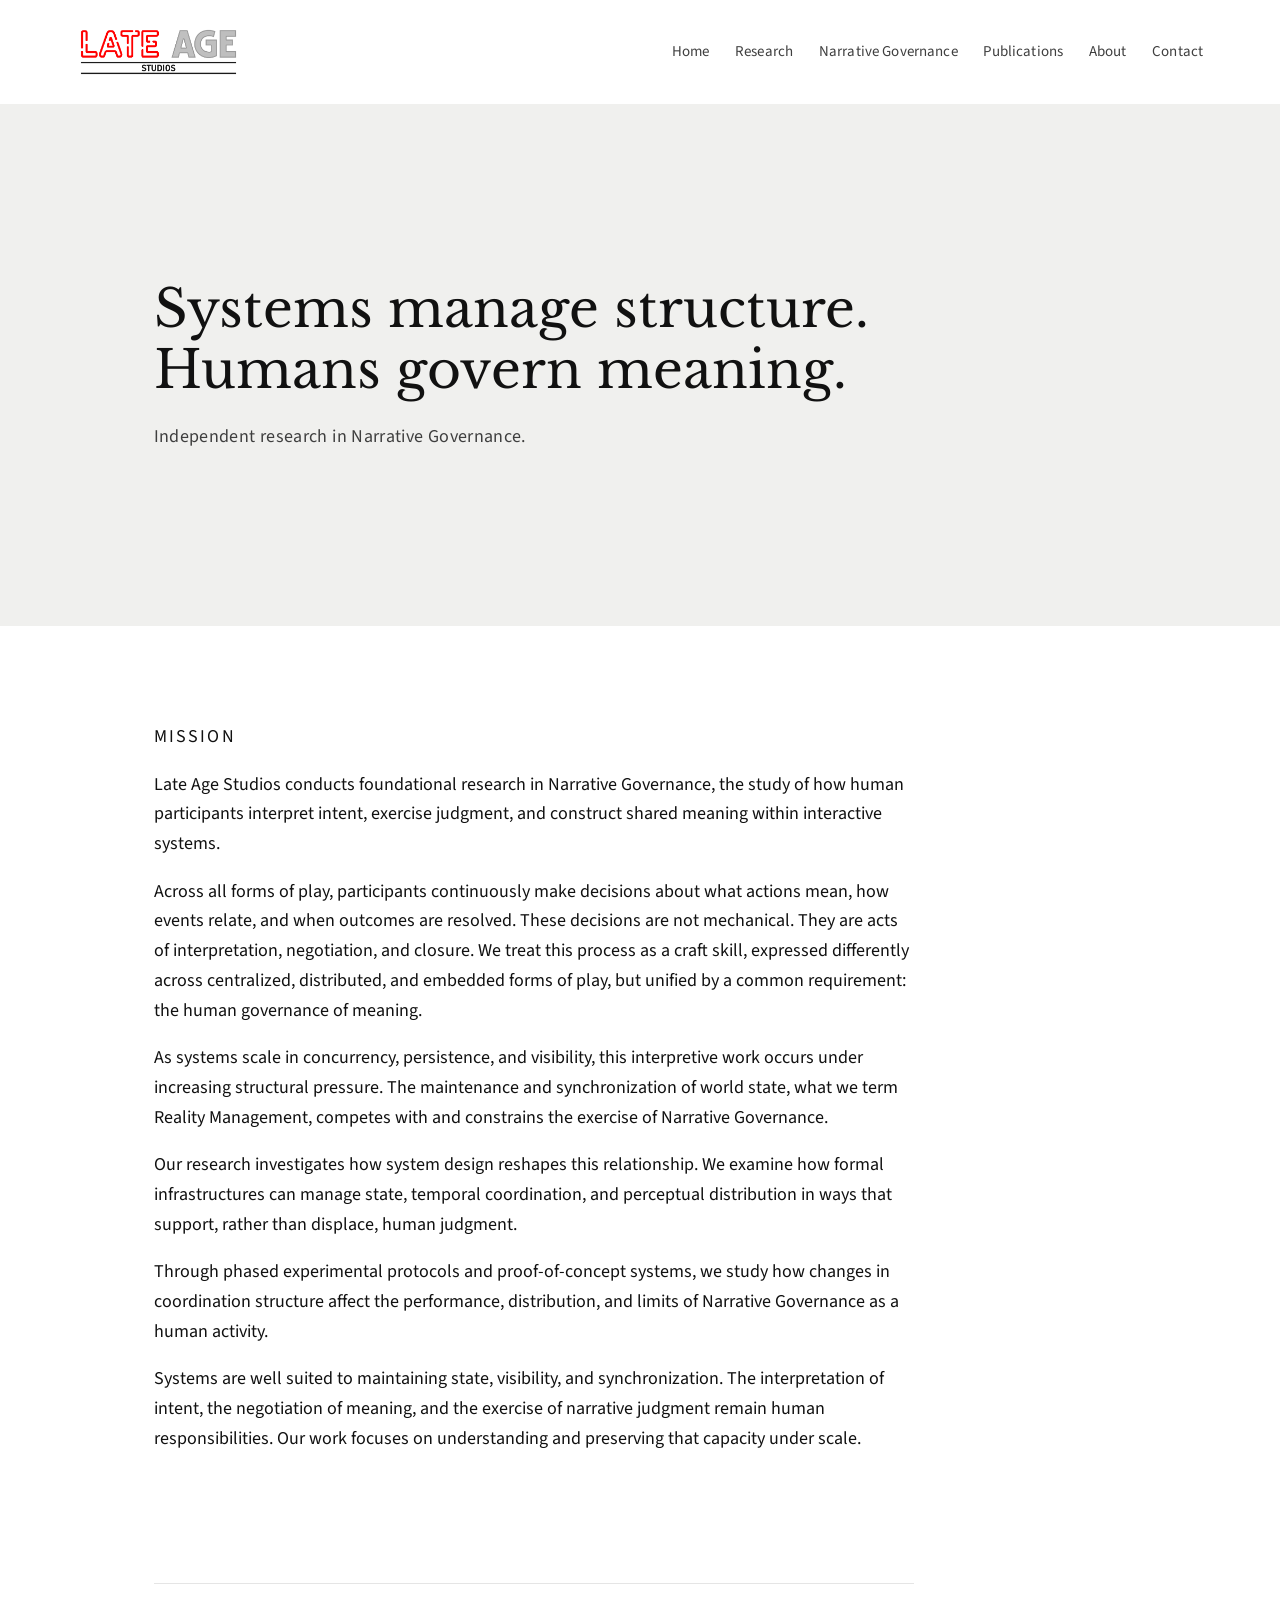
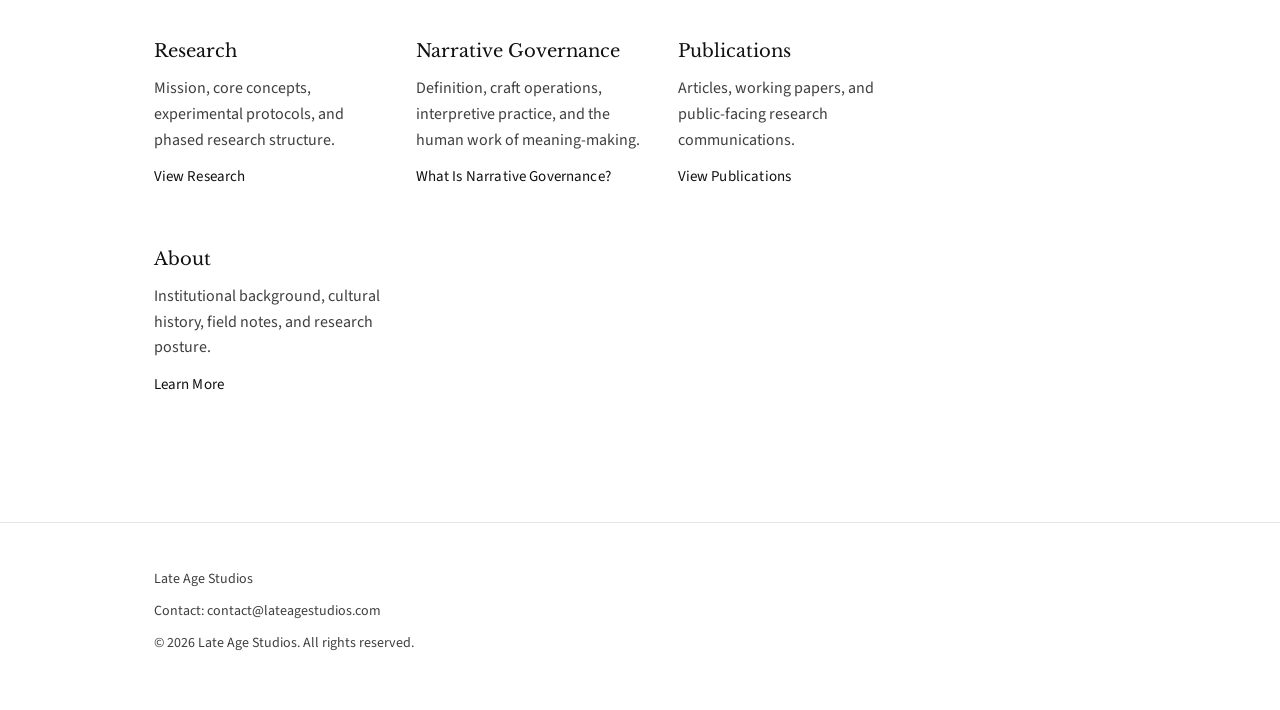
<file: index.html>
<!doctype html>
<html lang="en">
<head>
  <meta charset="utf-8" />
  <meta name="viewport" content="width=device-width,initial-scale=1" />
  <title>Late Age Studios</title>
  <meta name="description" content="Independent research in Narrative Governance." />

  <link rel="preconnect" href="https://fonts.googleapis.com">
  <link rel="preconnect" href="https://fonts.gstatic.com" crossorigin>
  <link
    href="https://fonts.googleapis.com/css2?family=Libre+Baskerville:wght@400;700&family=Source+Sans+3:wght@400;500;600&display=swap"
    rel="stylesheet"
  >

  <link rel="stylesheet" href="assets/css/site.css">
</head>

<body>
  <header>
    <div class="topbar">
      <a class="brand" href="index.html" aria-label="Late Age Studios Home">
        <img src="assets/img/LAlightlogo.png" alt="Late Age Studios logo">
      </a>

      <button
        class="menu-toggle"
        type="button"
        aria-expanded="false"
        aria-controls="site-nav"
        aria-label="Open navigation menu"
      >
        <span></span>
        <span></span>
        <span></span>
      </button>

      <nav id="site-nav" aria-label="Primary navigation">
        <a href="index.html">Home</a>
        <a href="research.html">Research</a>
        <a href="narrative-governance.html">Narrative Governance</a>
        <a href="publications.html">Publications</a>
        <a href="about.html">About</a>
        <a href="contact.html">Contact</a>
      </nav>
    </div>
  </header>

  <section class="band" aria-label="Thesis">
    <div class="container">
      <h1 class="headline">
        Systems manage structure.<br>
        Humans govern meaning.
      </h1>
      <p class="subline">Independent research in Narrative Governance.</p>
    </div>
  </section>

<main>
  <div class="container content">

    <section class="section mission" id="mission">
      <p class="section-label">Mission</p>

      <p>
        Late Age Studios conducts foundational research in Narrative Governance, the study of how human participants interpret intent, exercise judgment, and construct shared meaning within interactive systems.
      </p>

      <p>
        Across all forms of play, participants continuously make decisions about what actions mean, how events relate, and when outcomes are resolved. These decisions are not mechanical. They are acts of interpretation, negotiation, and closure. We treat this process as a craft skill, expressed differently across centralized, distributed, and embedded forms of play, but unified by a common requirement: the human governance of meaning.
      </p>

      <p>
        As systems scale in concurrency, persistence, and visibility, this interpretive work occurs under increasing structural pressure. The maintenance and synchronization of world state, what we term Reality Management, competes with and constrains the exercise of Narrative Governance.
      </p>

      <p>
        Our research investigates how system design reshapes this relationship. We examine how formal infrastructures can manage state, temporal coordination, and perceptual distribution in ways that support, rather than displace, human judgment.
      </p>

      <p>
        Through phased experimental protocols and proof-of-concept systems, we study how changes in coordination structure affect the performance, distribution, and limits of Narrative Governance as a human activity.
      </p>

      <p>
        Systems are well suited to maintaining state, visibility, and synchronization. The interpretation of intent, the negotiation of meaning, and the exercise of narrative judgment remain human responsibilities. Our work focuses on understanding and preserving that capacity under scale.
      </p>
    </section>

    <section class="pathways" id="pathways" aria-label="Primary site sections">
      <div class="card" id="research">
        <h3>Research</h3>
        <p>Mission, core concepts, experimental protocols, and phased research structure.</p>
        <a href="research.html">View Research</a>
      </div>

      <div class="card" id="narrative-governance">
        <h3>Narrative Governance</h3>
        <p>Definition, craft operations, interpretive practice, and the human work of meaning-making.</p>
        <a href="narrative-governance.html">What Is Narrative Governance?</a>
      </div>

      <div class="card" id="publications">
        <h3>Publications</h3>
        <p>Articles, working papers, and public-facing research communications.</p>
        <a href="publications.html">View Publications</a>
      </div>

      <div class="card" id="about">
        <h3>About</h3>
        <p>Institutional background, cultural history, field notes, and research posture.</p>
        <a href="about.html">Learn More</a>
      </div>
    </section>

  </div>
</main>

  <footer id="contact">
    <div class="container">
      <div>Late Age Studios</div>
      <div style="margin-top:10px;">
        Contact: <a href="mailto:contact@lateagestudios.com">contact@lateagestudios.com</a>
      </div>
      <div style="margin-top:10px;">
        © <span id="year"></span> Late Age Studios. All rights reserved.
      </div>
    </div>
  </footer>

  <script src="assets/js/site.js"></script>

  <!-- Cloudflare Web Analytics --><script type='module' src='https://static.cloudflareinsights.com/beacon.min.js' data-cf-beacon='{"token": "32b43891eea74f129fabf92a312557b7"}'></script><!-- End Cloudflare Web Analytics -->
  
</body>
</html>
</file>
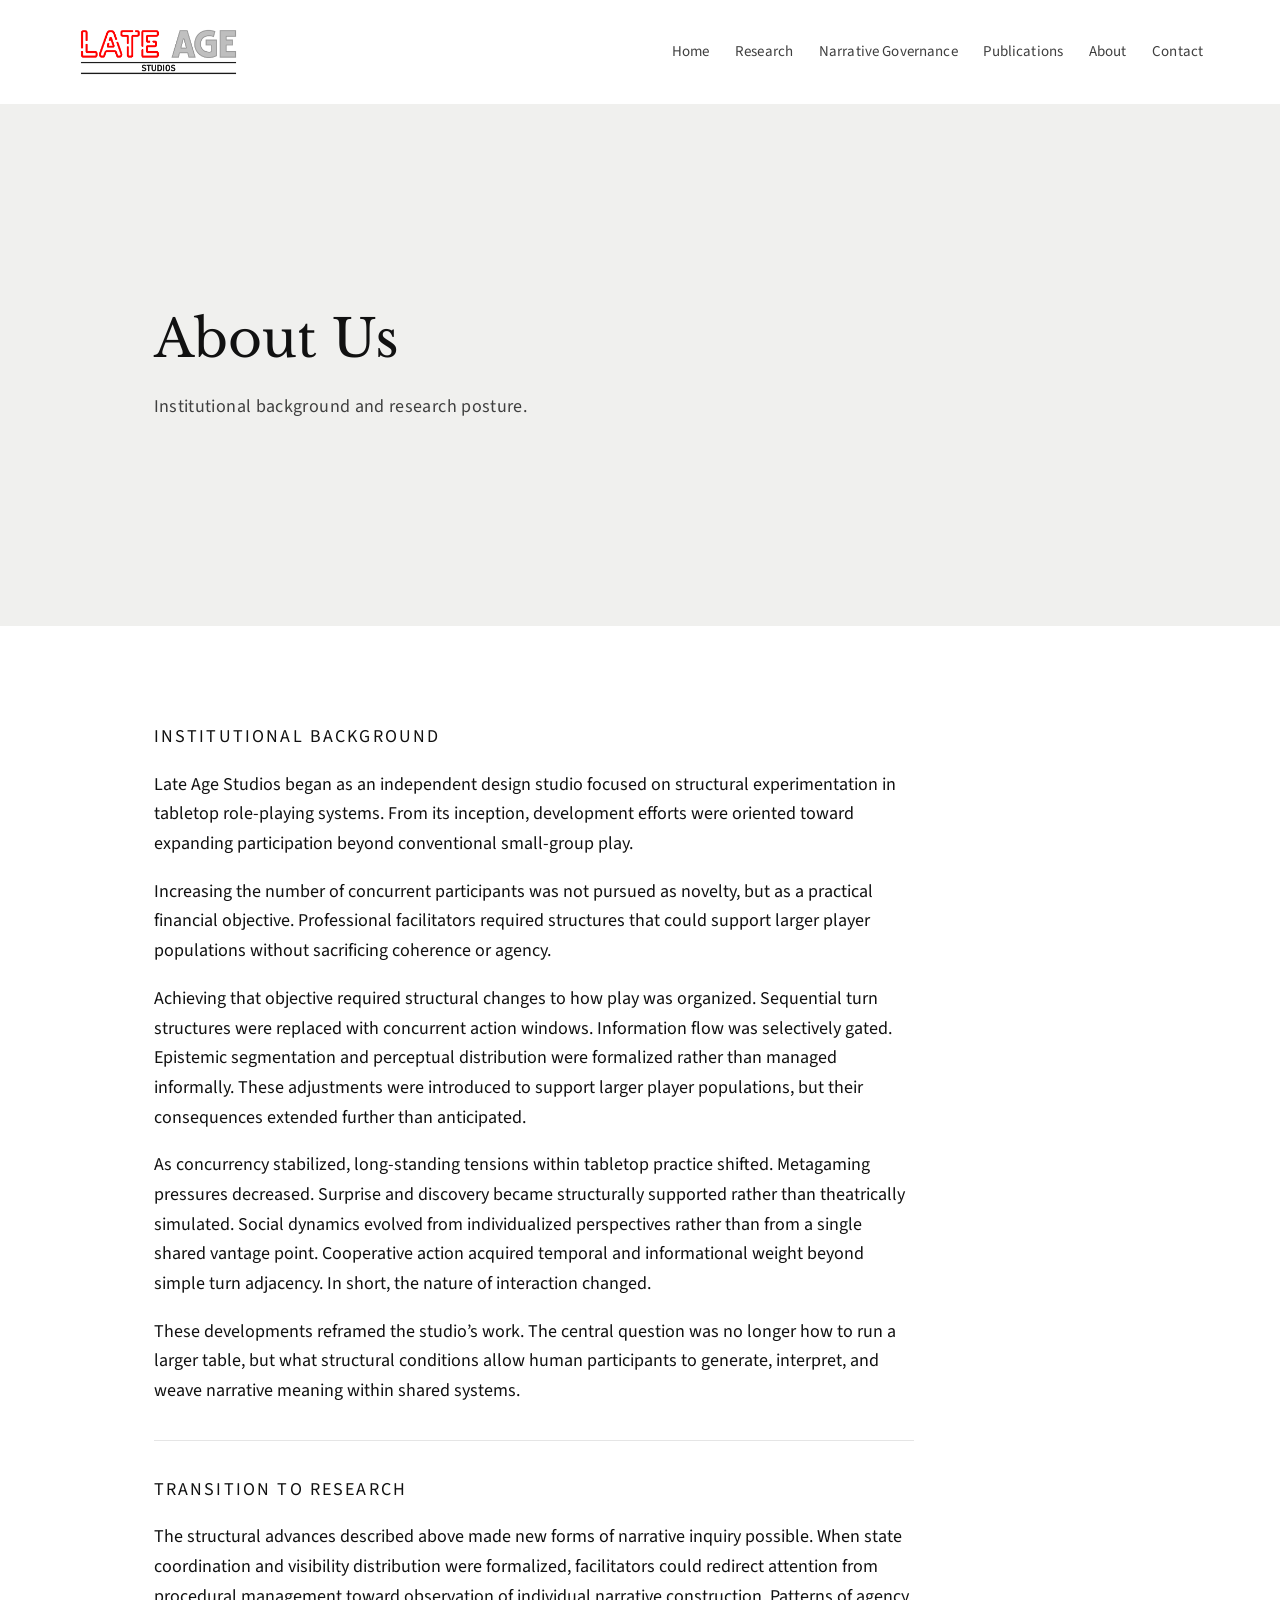
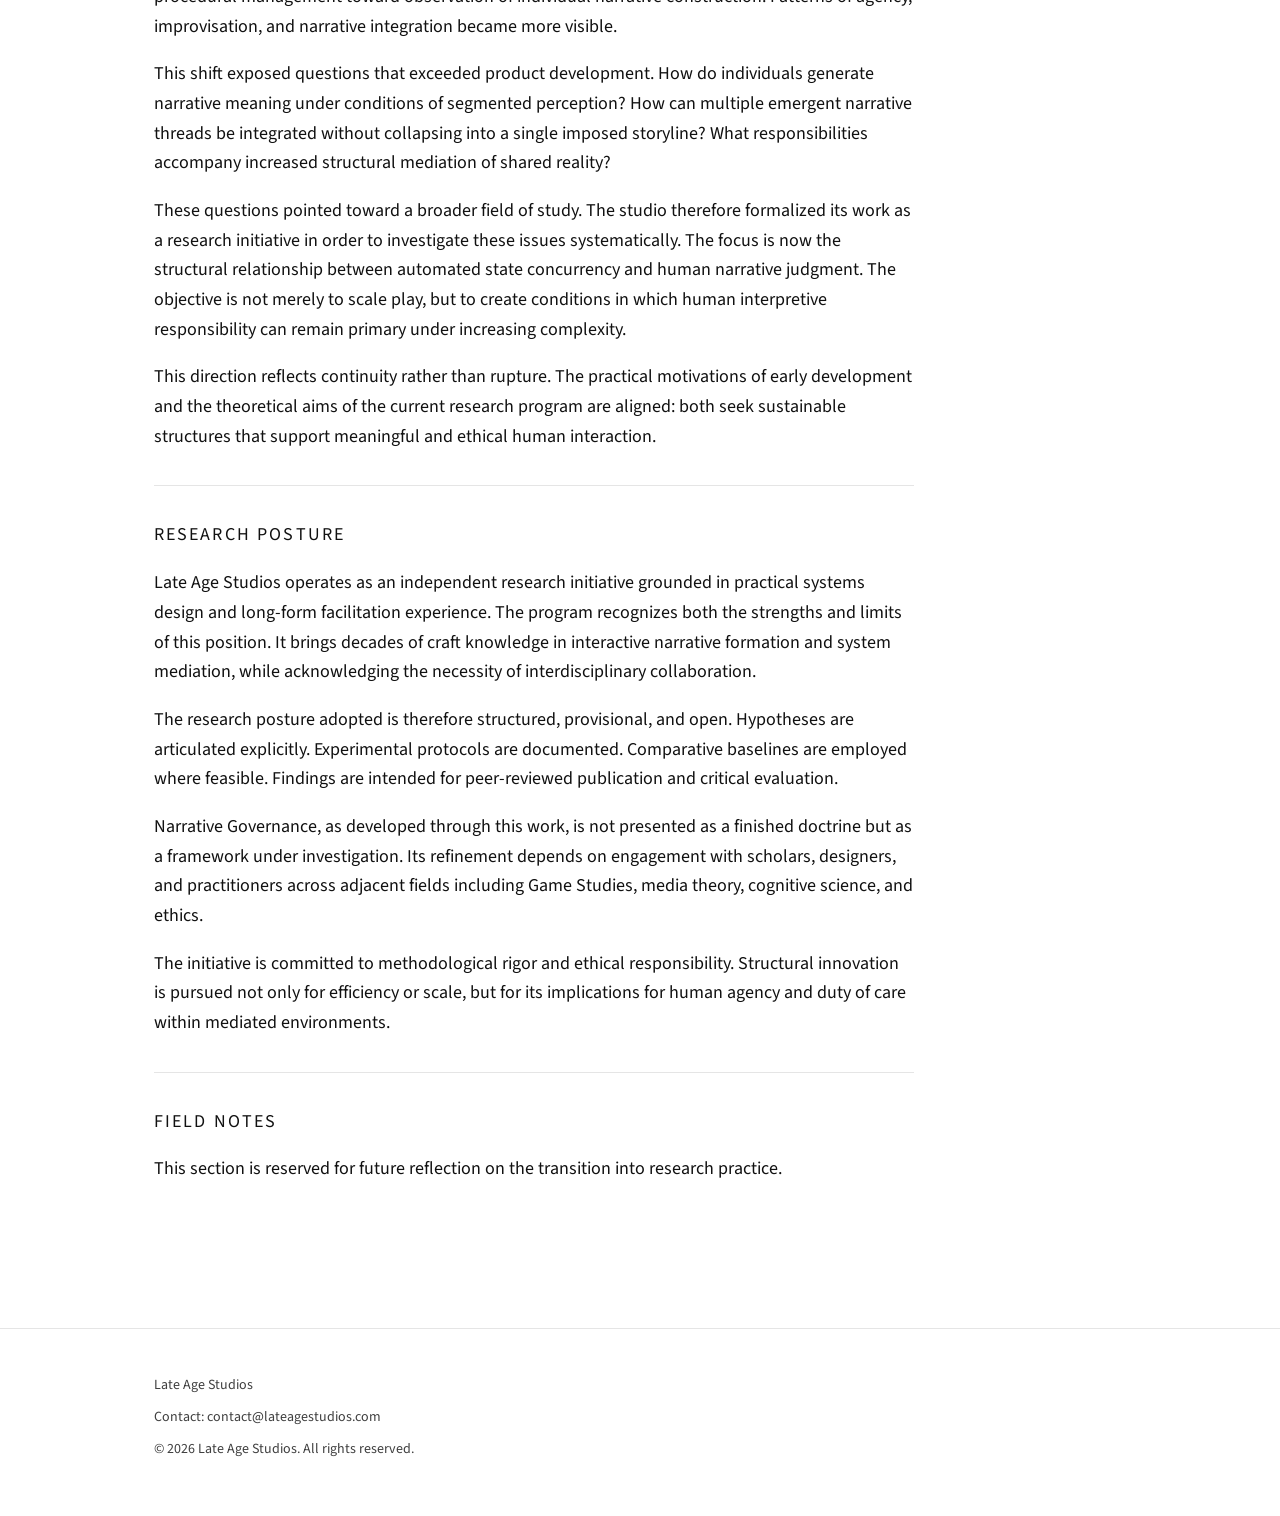
<file: about.html>
<!doctype html>
<html lang="en">
<head>
  <meta charset="utf-8" />
  <meta name="viewport" content="width=device-width,initial-scale=1" />
  <title>About Us — Late Age Studios</title>
  <meta name="description" content="PAGE DESCRIPTION HERE." />

  <link rel="preconnect" href="https://fonts.googleapis.com">
  <link rel="preconnect" href="https://fonts.gstatic.com" crossorigin>
  <link
    href="https://fonts.googleapis.com/css2?family=Libre+Baskerville:wght@400;700&family=Source+Sans+3:wght@400;500;600&display=swap"
    rel="stylesheet"
  >

  <link rel="stylesheet" href="assets/css/site.css">
</head>

<body>
  <header>
    <div class="topbar">
      <a class="brand" href="index.html" aria-label="Late Age Studios Home">
        <img src="assets/img/LAlightlogo.png" alt="Late Age Studios logo">
      </a>

      <button
        class="menu-toggle"
        type="button"
        aria-expanded="false"
        aria-controls="site-nav"
        aria-label="Open navigation menu"
      >
        <span></span>
        <span></span>
        <span></span>
      </button>

      <nav id="site-nav" aria-label="Primary navigation">
        <a href="index.html">Home</a>
        <a href="research.html">Research</a>
        <a href="narrative-governance.html">Narrative Governance</a>
        <a href="publications.html">Publications</a>
        <a href="about.html">About</a>
        <a href="contact.html">Contact</a>
      </nav>
    </div>
  </header>

<section class="band">
  <div class="container">
    <h1 class="headline">About Us</h1>
    <p class="subline">Institutional background and research posture.</p>
  </div>
</section>

<main>
  <div class="container content">

    <section class="section" id="background">
      <p class="section-label">Institutional Background</p>

      <p>
        Late Age Studios began as an independent design studio focused on structural experimentation in tabletop role-playing systems. From its inception, development efforts were oriented toward expanding participation beyond conventional small-group play.
      </p>

      <p>
        Increasing the number of concurrent participants was not pursued as novelty, but as a practical financial objective. Professional facilitators required structures that could support larger player populations without sacrificing coherence or agency.
      </p>

      <p>
        Achieving that objective required structural changes to how play was organized. Sequential turn structures were replaced with concurrent action windows. Information flow was selectively gated. Epistemic segmentation and perceptual distribution were formalized rather than managed informally. These adjustments were introduced to support larger player populations, but their consequences extended further than anticipated.
      </p>

      <p>
        As concurrency stabilized, long-standing tensions within tabletop practice shifted. Metagaming pressures decreased. Surprise and discovery became structurally supported rather than theatrically simulated. Social dynamics evolved from individualized perspectives rather than from a single shared vantage point. Cooperative action acquired temporal and informational weight beyond simple turn adjacency. In short, the nature of interaction changed.
      </p>

      <p>
        These developments reframed the studio’s work. The central question was no longer how to run a larger table, but what structural conditions allow human participants to generate, interpret, and weave narrative meaning within shared systems.
      </p>
    </section>

    <section class="section" id="transition">
      <p class="section-label">Transition to Research</p>

      <p>
        The structural advances described above made new forms of narrative inquiry possible. When state coordination and visibility distribution were formalized, facilitators could redirect attention from procedural management toward observation of individual narrative construction. Patterns of agency, improvisation, and narrative integration became more visible.
      </p>

      <p>
        This shift exposed questions that exceeded product development. How do individuals generate narrative meaning under conditions of segmented perception? How can multiple emergent narrative threads be integrated without collapsing into a single imposed storyline? What responsibilities accompany increased structural mediation of shared reality?
      </p>

      <p>
        These questions pointed toward a broader field of study. The studio therefore formalized its work as a research initiative in order to investigate these issues systematically. The focus is now the structural relationship between automated state concurrency and human narrative judgment. The objective is not merely to scale play, but to create conditions in which human interpretive responsibility can remain primary under increasing complexity.
      </p>

      <p>
        This direction reflects continuity rather than rupture. The practical motivations of early development and the theoretical aims of the current research program are aligned: both seek sustainable structures that support meaningful and ethical human interaction.
      </p>
    </section>

    <section class="section" id="posture">
      <p class="section-label">Research Posture</p>

      <p>
        Late Age Studios operates as an independent research initiative grounded in practical systems design and long-form facilitation experience. The program recognizes both the strengths and limits of this position. It brings decades of craft knowledge in interactive narrative formation and system mediation, while acknowledging the necessity of interdisciplinary collaboration.
      </p>

      <p>
        The research posture adopted is therefore structured, provisional, and open. Hypotheses are articulated explicitly. Experimental protocols are documented. Comparative baselines are employed where feasible. Findings are intended for peer-reviewed publication and critical evaluation.
      </p>

      <p>
        Narrative Governance, as developed through this work, is not presented as a finished doctrine but as a framework under investigation. Its refinement depends on engagement with scholars, designers, and practitioners across adjacent fields including Game Studies, media theory, cognitive science, and ethics.
      </p>

      <p>
        The initiative is committed to methodological rigor and ethical responsibility. Structural innovation is pursued not only for efficiency or scale, but for its implications for human agency and duty of care within mediated environments.
      </p>
    </section>

    <section class="section" id="field-notes">
      <p class="section-label">Field Notes</p>

      <p>
        This section is reserved for future reflection on the transition into research practice.
      </p>
    </section>

  </div>
</main>
  <footer>
    <div class="container">
      <div>Late Age Studios</div>
      <div style="margin-top:10px;">
        Contact: <a href="mailto:contact@lateagestudios.com">contact@lateagestudios.com</a>
      </div>
      <div style="margin-top:10px;">
        © <span id="year"></span> Late Age Studios. All rights reserved.
      </div>
    </div>
  </footer>

  <script src="assets/js/site.js"></script>

  <!-- Cloudflare Web Analytics --><script type='module' src='https://static.cloudflareinsights.com/beacon.min.js' data-cf-beacon='{"token": "32b43891eea74f129fabf92a312557b7"}'></script><!-- End Cloudflare Web Analytics -->
  
</body>
</html>
</file>
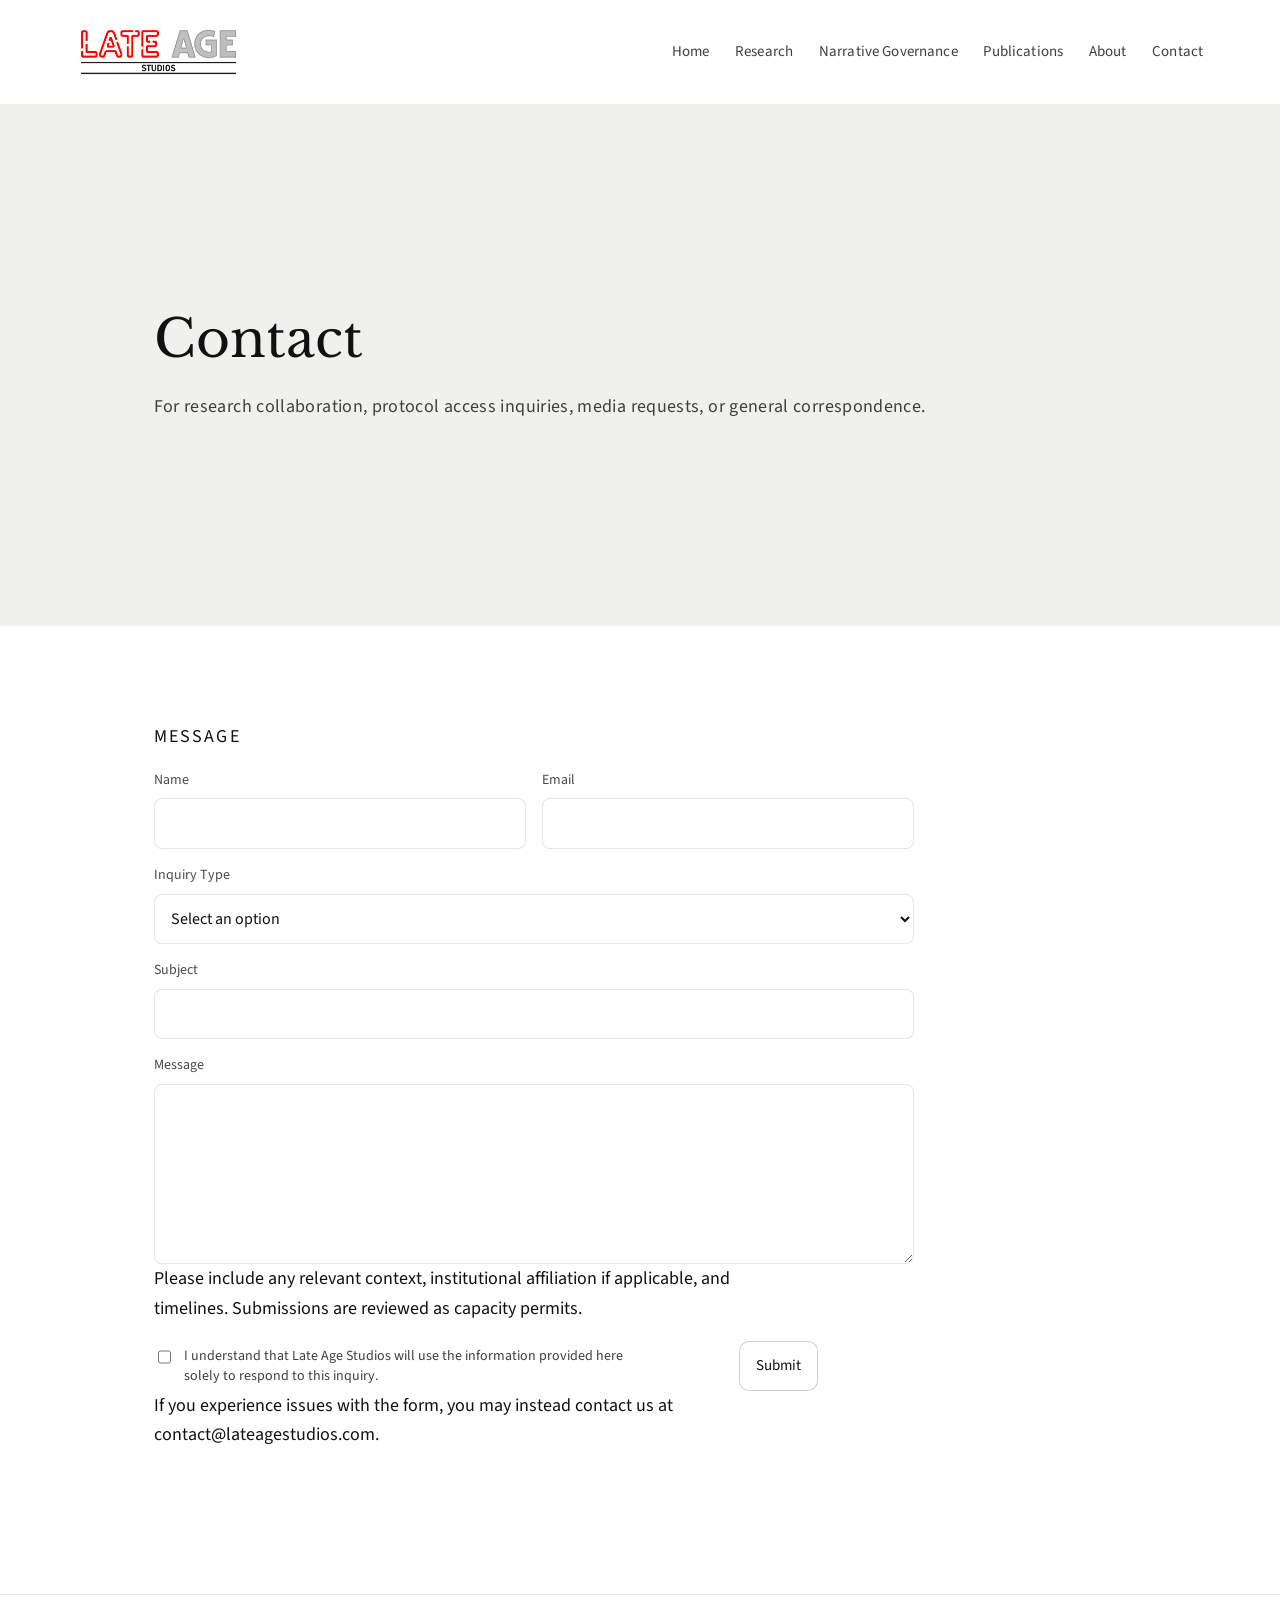
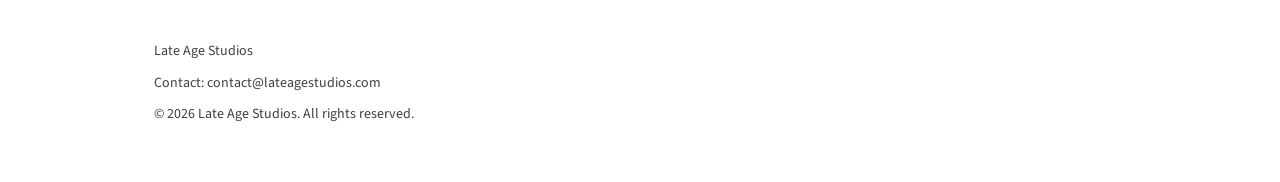
<file: contact.html>
<!doctype html>
<html lang="en">
<head>
  <meta charset="utf-8" />
  <meta name="viewport" content="width=device-width,initial-scale=1" />
  <title>Contact — Late Age Studios</title>
  <meta name="description" content="PAGE DESCRIPTION HERE." />

  <link rel="preconnect" href="https://fonts.googleapis.com">
  <link rel="preconnect" href="https://fonts.gstatic.com" crossorigin>
  <link
    href="https://fonts.googleapis.com/css2?family=Libre+Baskerville:wght@400;700&family=Source+Sans+3:wght@400;500;600&display=swap"
    rel="stylesheet"
  >

  <link rel="stylesheet" href="assets/css/site.css">
</head>

<body>
  <header>
    <div class="topbar">
      <a class="brand" href="index.html" aria-label="Late Age Studios Home">
        <img src="assets/img/LAlightlogo.png" alt="Late Age Studios logo">
      </a>

      <button
        class="menu-toggle"
        type="button"
        aria-expanded="false"
        aria-controls="site-nav"
        aria-label="Open navigation menu"
      >
        <span></span>
        <span></span>
        <span></span>
      </button>

      <nav id="site-nav" aria-label="Primary navigation">
        <a href="index.html">Home</a>
        <a href="research.html">Research</a>
        <a href="narrative-governance.html">Narrative Governance</a>
        <a href="publications.html">Publications</a>
        <a href="about.html">About</a>
        <a href="contact.html">Contact</a>
      </nav>
    </div>
  </header>

  <section class="band">
  <div class="container">
    <h1 class="headline">Contact</h1>
    <p class="subline">
      For research collaboration, protocol access inquiries, media requests, or general correspondence.
    </p>
  </div>
</section>

<main>
  <div class="container content">

    <section class="section" id="message">
      <p class="section-label">Message</p>

      <form id="contact-form" method="POST" action="https://formspree.io/f/mrearnry">
        <input type="hidden" name="_next" value="https://lateagestudios.com/thanks.html">

        <div class="hp" aria-hidden="true">
          <label>Leave this field empty</label>
          <input type="text" name="company" tabindex="-1" autocomplete="off">
        </div>

        <input class="hp" type="text" name="_gotcha" tabindex="-1" autocomplete="off" aria-hidden="true">

        <div class="grid">
          <div class="field">
            <label for="name">Name</label>
            <input id="name" name="name" type="text" autocomplete="name" required>
          </div>

          <div class="field">
            <label for="email">Email</label>
            <input id="email" name="_replyto" type="email" autocomplete="email" required>
          </div>

          <div class="field full">
            <label for="intent">Inquiry Type</label>
            <select id="intent" name="intent" required>
              <option value="" selected disabled>Select an option</option>
              <option>Research collaboration</option>
              <option>Protocol access request</option>
              <option>Publication / citation inquiry</option>
              <option>Media</option>
              <option>General</option>
            </select>
          </div>

          <div class="field full">
            <label for="subject">Subject</label>
            <input id="subject" name="subject" type="text" required>
          </div>

          <div class="field full">
            <label for="message-text">Message</label>
            <textarea id="message-text" name="message" required></textarea>
          </div>
        </div>

        <p class="help">
          Please include any relevant context, institutional affiliation if applicable, and timelines. Submissions are reviewed as capacity permits.
        </p>

        <div class="actions">
          <label class="check">
            <input type="checkbox" name="consent" required>
            <span>I understand that Late Age Studios will use the information provided here solely to respond to this inquiry.</span>
          </label>

          <button type="submit">Submit</button>
          <p id="form-status" class="help form-status"></p>
        </div>

        <p class="help form-fallback">
          If you experience issues with the form, you may instead contact us at
          <a href="mailto:contact@lateagestudios.com">contact@lateagestudios.com</a>.
        </p>
      </form>
    </section>

  </div>
</main>

<script>
  (function(){
    const form = document.getElementById('contact-form');
    const status = document.getElementById('form-status');

    if (!form) return;

    form.addEventListener('submit', async function(e){
      e.preventDefault();

      if (status) status.textContent = "Sending...";

      try {
        const data = new FormData(form);

        const resp = await fetch(form.action, {
          method: "POST",
          body: data,
          headers: { "Accept": "application/json" }
        });

        if (resp.ok) {
          window.location.href = "https://lateagestudios.com/thanks.html";
          return;
        }

        if (status) status.textContent = "Submission failed. Please email contact@lateagestudios.com instead.";
      } catch (err) {
        if (status) status.textContent = "Submission failed. Please email contact@lateagestudios.com instead.";
      }
    });
  })();
</script>

  <footer>
    <div class="container">
      <div>Late Age Studios</div>
      <div style="margin-top:10px;">
        Contact: <a href="mailto:contact@lateagestudios.com">contact@lateagestudios.com</a>
      </div>
      <div style="margin-top:10px;">
        © <span id="year"></span> Late Age Studios. All rights reserved.
      </div>
    </div>
  </footer>

  <script src="assets/js/site.js"></script>

  <!-- Cloudflare Web Analytics --><script type='module' src='https://static.cloudflareinsights.com/beacon.min.js' data-cf-beacon='{"token": "32b43891eea74f129fabf92a312557b7"}'></script><!-- End Cloudflare Web Analytics -->
  
</body>
</html>
</file>
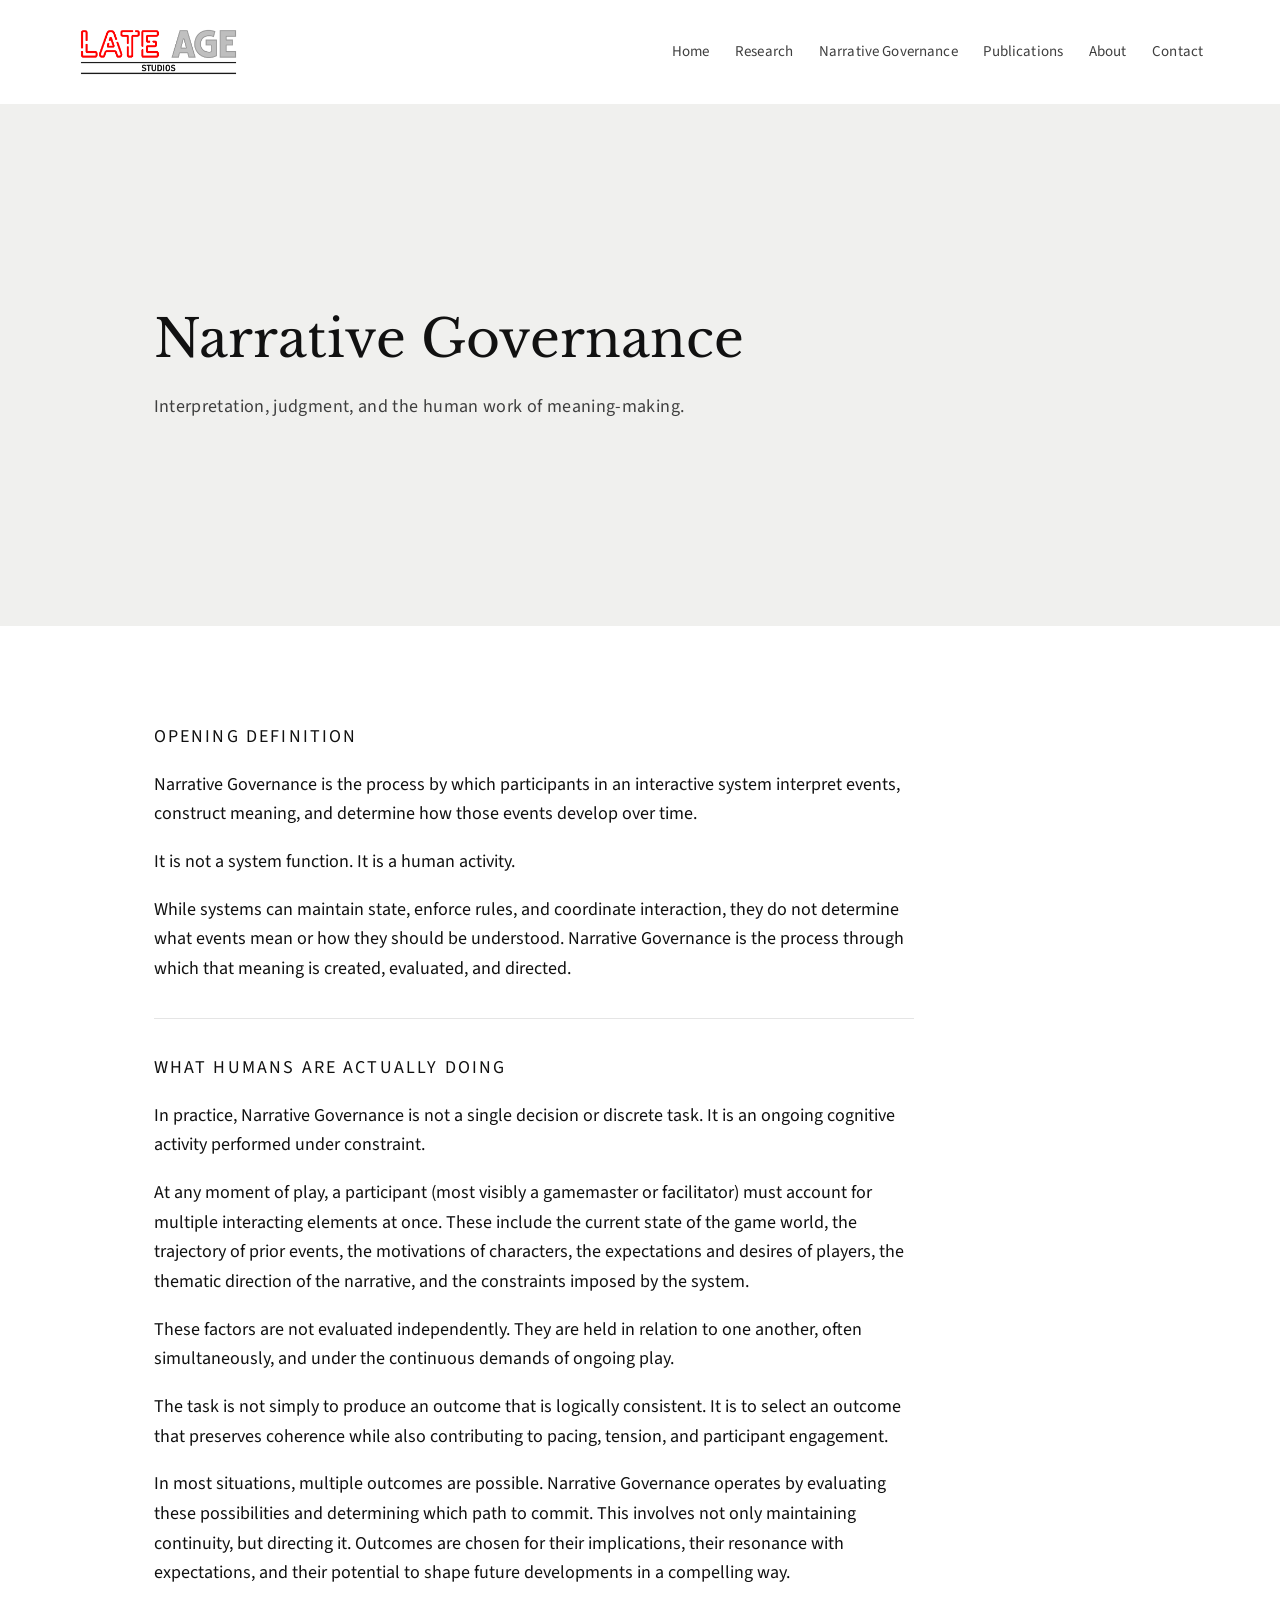
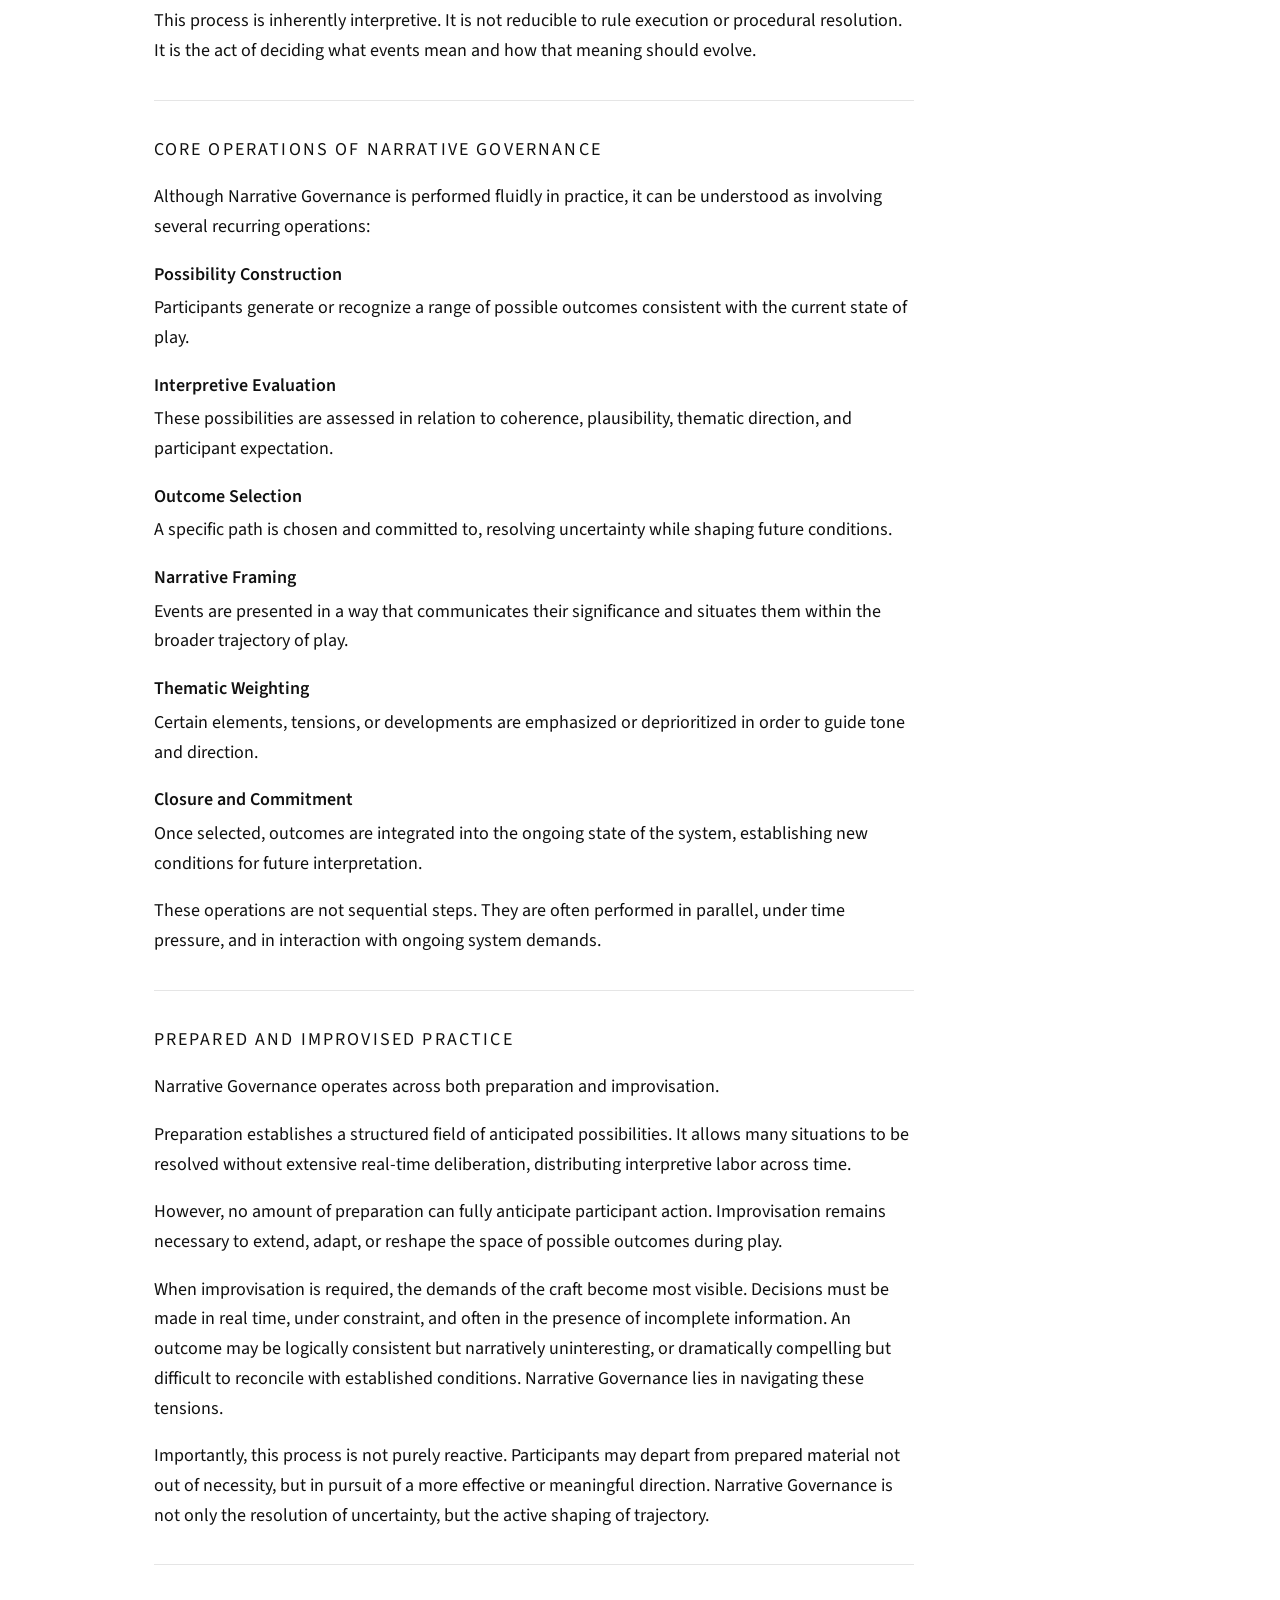
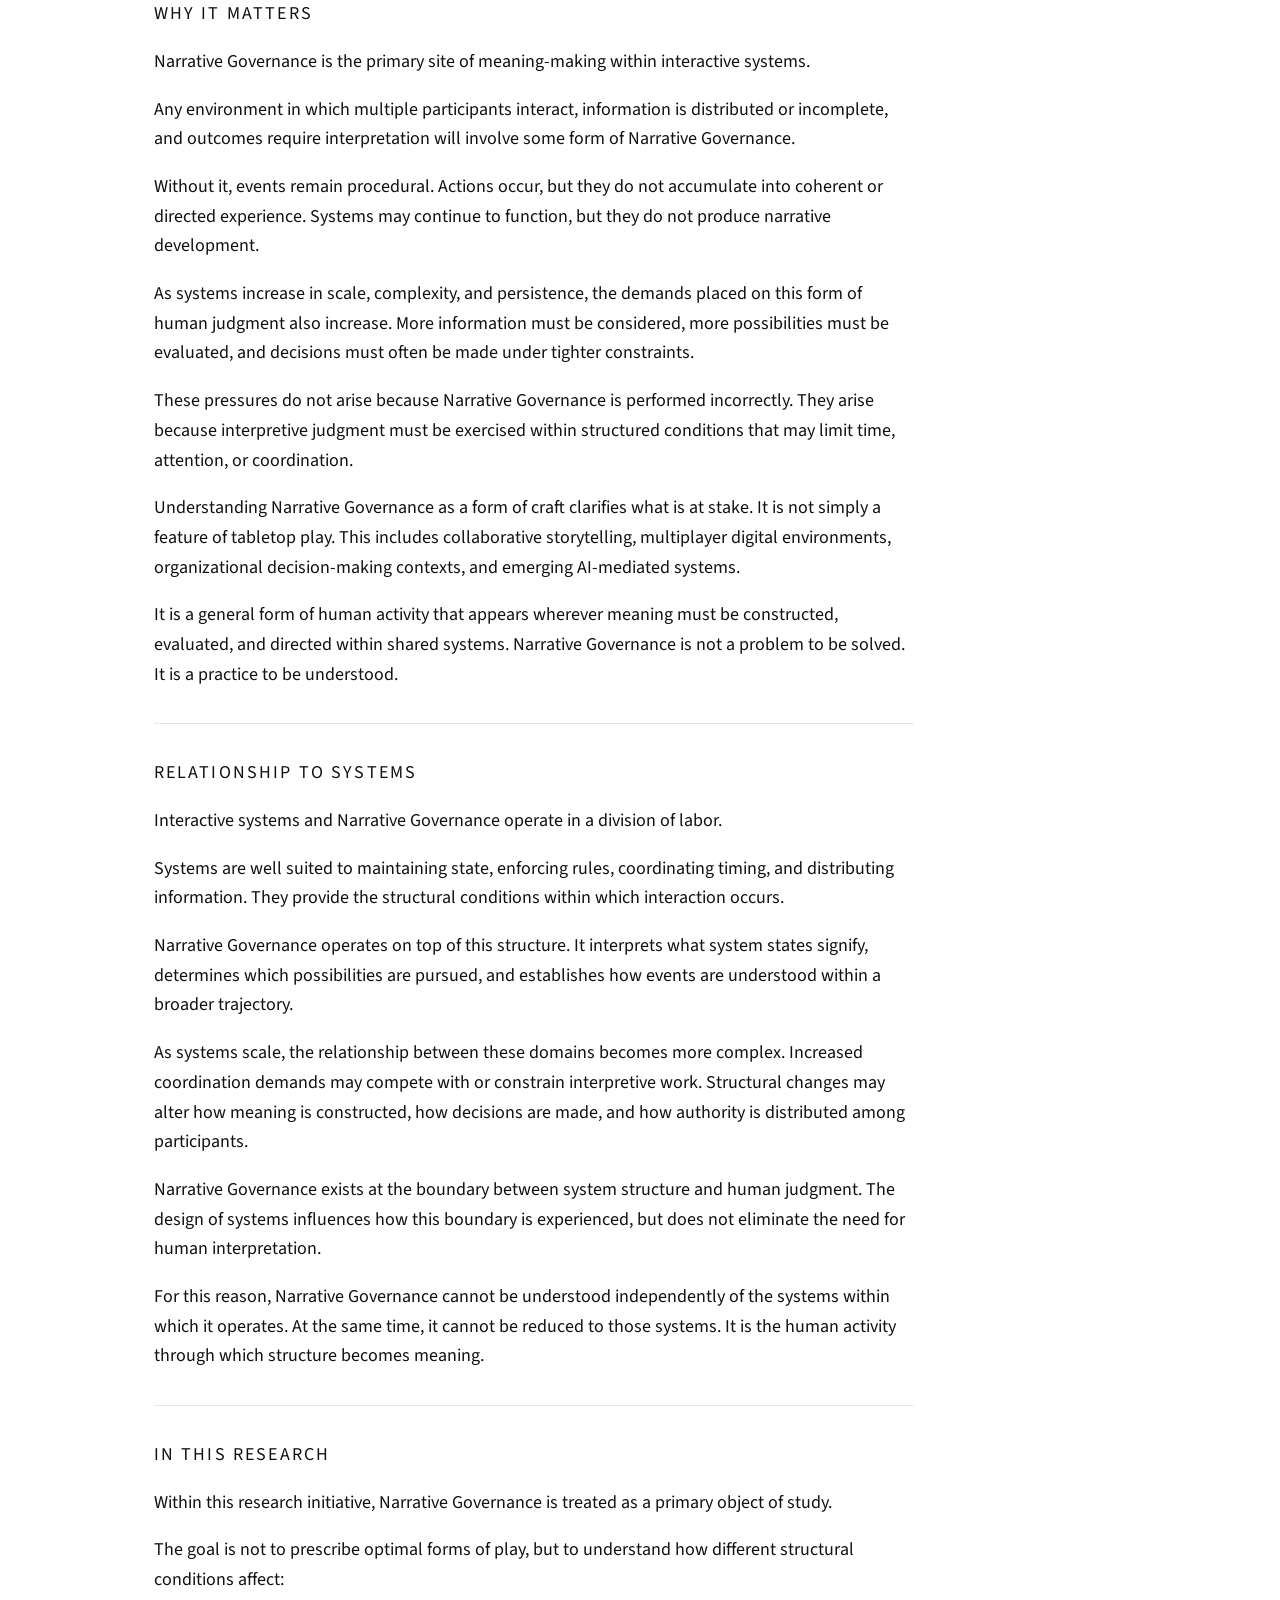
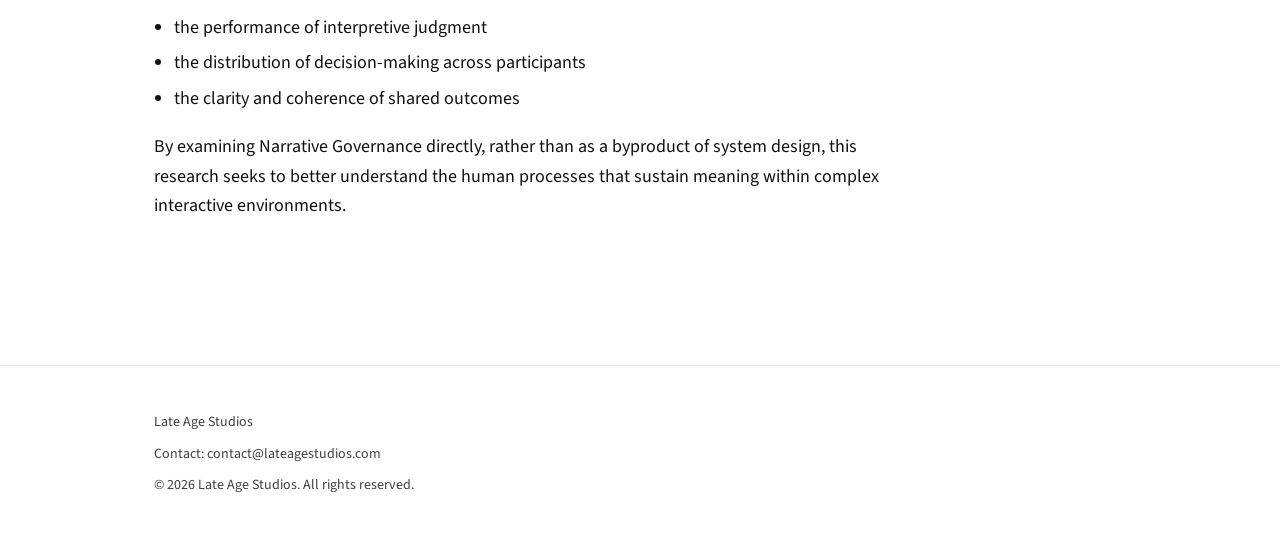
<file: narrative-governance.html>
<!doctype html>
<html lang="en">
<head>
  <meta charset="utf-8" />
  <meta name="viewport" content="width=device-width,initial-scale=1" />
  <title>Narrative Governance — Late Age Studios</title>
  <meta name="description" content="PAGE DESCRIPTION HERE." />

  <link rel="preconnect" href="https://fonts.googleapis.com">
  <link rel="preconnect" href="https://fonts.gstatic.com" crossorigin>
  <link
    href="https://fonts.googleapis.com/css2?family=Libre+Baskerville:wght@400;700&family=Source+Sans+3:wght@400;500;600&display=swap"
    rel="stylesheet"
  >

  <link rel="stylesheet" href="assets/css/site.css">
</head>

<body>
  <header>
    <div class="topbar">
      <a class="brand" href="index.html" aria-label="Late Age Studios Home">
        <img src="assets/img/LAlightlogo.png" alt="Late Age Studios logo">
      </a>

      <button
        class="menu-toggle"
        type="button"
        aria-expanded="false"
        aria-controls="site-nav"
        aria-label="Open navigation menu"
      >
        <span></span>
        <span></span>
        <span></span>
      </button>

      <nav id="site-nav" aria-label="Primary navigation">
        <a href="index.html">Home</a>
        <a href="research.html">Research</a>
        <a href="narrative-governance.html">Narrative Governance</a>
        <a href="publications.html">Publications</a>
        <a href="about.html">About</a>
        <a href="contact.html">Contact</a>
      </nav>
    </div>
  </header>

  <section class="band">
  <div class="container">
    <h1 class="headline">Narrative Governance</h1>
    <p class="subline">Interpretation, judgment, and the human work of meaning-making.</p>
  </div>
</section>

<main>
  <div class="container content">

    <section class="section" id="definition">
      <p class="section-label">Opening Definition</p>

      <p>
        Narrative Governance is the process by which participants in an interactive system interpret events, construct meaning, and determine how those events develop over time.
      </p>

      <p>
        It is not a system function. It is a human activity.
      </p>

      <p>
        While systems can maintain state, enforce rules, and coordinate interaction, they do not determine what events mean or how they should be understood. Narrative Governance is the process through which that meaning is created, evaluated, and directed.
      </p>
    </section>

    <section class="section" id="human-work">
      <p class="section-label">What Humans Are Actually Doing</p>

      <p>
        In practice, Narrative Governance is not a single decision or discrete task. It is an ongoing cognitive activity performed under constraint.
      </p>

      <p>
        At any moment of play, a participant (most visibly a gamemaster or facilitator) must account for multiple interacting elements at once. These include the current state of the game world, the trajectory of prior events, the motivations of characters, the expectations and desires of players, the thematic direction of the narrative, and the constraints imposed by the system.
      </p>

      <p>
        These factors are not evaluated independently. They are held in relation to one another, often simultaneously, and under the continuous demands of ongoing play.
      </p>

      <p>
        The task is not simply to produce an outcome that is logically consistent. It is to select an outcome that preserves coherence while also contributing to pacing, tension, and participant engagement.
      </p>

      <p>
        In most situations, multiple outcomes are possible. Narrative Governance operates by evaluating these possibilities and determining which path to commit. This involves not only maintaining continuity, but directing it. Outcomes are chosen for their implications, their resonance with expectations, and their potential to shape future developments in a compelling way.
      </p>

      <p>
        This process is inherently interpretive. It is not reducible to rule execution or procedural resolution. It is the act of deciding what events mean and how that meaning should evolve.
      </p>
    </section>

    <section class="section" id="core-operations">
      <p class="section-label">Core Operations of Narrative Governance</p>

      <p>
        Although Narrative Governance is performed fluidly in practice, it can be understood as involving several recurring operations:
      </p>

      <p class="operation">
        <strong>Possibility Construction</strong>
        Participants generate or recognize a range of possible outcomes consistent with the current state of play.
      </p>

      <p class="operation">
        <strong>Interpretive Evaluation</strong>
        These possibilities are assessed in relation to coherence, plausibility, thematic direction, and participant expectation.
      </p>

      <p class="operation">
        <strong>Outcome Selection</strong>
        A specific path is chosen and committed to, resolving uncertainty while shaping future conditions.
      </p>

      <p class="operation">
        <strong>Narrative Framing</strong>
        Events are presented in a way that communicates their significance and situates them within the broader trajectory of play.
      </p>

      <p class="operation">
        <strong>Thematic Weighting</strong>
        Certain elements, tensions, or developments are emphasized or deprioritized in order to guide tone and direction.
      </p>

      <p class="operation">
        <strong>Closure and Commitment</strong>
        Once selected, outcomes are integrated into the ongoing state of the system, establishing new conditions for future interpretation.
      </p>

      <p>
        These operations are not sequential steps. They are often performed in parallel, under time pressure, and in interaction with ongoing system demands.
      </p>
    </section>

    <section class="section" id="prepared-and-improvised-practice">
      <p class="section-label">Prepared and Improvised Practice</p>

      <p>
        Narrative Governance operates across both preparation and improvisation.
      </p>

      <p>
        Preparation establishes a structured field of anticipated possibilities. It allows many situations to be resolved without extensive real-time deliberation, distributing interpretive labor across time.
      </p>

      <p>
        However, no amount of preparation can fully anticipate participant action. Improvisation remains necessary to extend, adapt, or reshape the space of possible outcomes during play.
      </p>

      <p>
        When improvisation is required, the demands of the craft become most visible. Decisions must be made in real time, under constraint, and often in the presence of incomplete information. An outcome may be logically consistent but narratively uninteresting, or dramatically compelling but difficult to reconcile with established conditions. Narrative Governance lies in navigating these tensions.
      </p>

      <p>
        Importantly, this process is not purely reactive. Participants may depart from prepared material not out of necessity, but in pursuit of a more effective or meaningful direction. Narrative Governance is not only the resolution of uncertainty, but the active shaping of trajectory.
      </p>
    </section>

    <section class="section" id="why-it-matters">
      <p class="section-label">Why It Matters</p>

      <p>
        Narrative Governance is the primary site of meaning-making within interactive systems.
      </p>

      <p>
        Any environment in which multiple participants interact, information is distributed or incomplete, and outcomes require interpretation will involve some form of Narrative Governance.
      </p>

      <p>
        Without it, events remain procedural. Actions occur, but they do not accumulate into coherent or directed experience. Systems may continue to function, but they do not produce narrative development.
      </p>

      <p>
        As systems increase in scale, complexity, and persistence, the demands placed on this form of human judgment also increase. More information must be considered, more possibilities must be evaluated, and decisions must often be made under tighter constraints.
      </p>

      <p>
        These pressures do not arise because Narrative Governance is performed incorrectly. They arise because interpretive judgment must be exercised within structured conditions that may limit time, attention, or coordination.
      </p>

      <p>
        Understanding Narrative Governance as a form of craft clarifies what is at stake. It is not simply a feature of tabletop play. This includes collaborative storytelling, multiplayer digital environments, organizational decision-making contexts, and emerging AI-mediated systems.
      </p>

      <p>
        It is a general form of human activity that appears wherever meaning must be constructed, evaluated, and directed within shared systems. Narrative Governance is not a problem to be solved. It is a practice to be understood.
      </p>
    </section>

    <section class="section" id="relationship-to-systems">
      <p class="section-label">Relationship to Systems</p>

      <p>
        Interactive systems and Narrative Governance operate in a division of labor.
      </p>

      <p>
        Systems are well suited to maintaining state, enforcing rules, coordinating timing, and distributing information. They provide the structural conditions within which interaction occurs.
      </p>

      <p>
        Narrative Governance operates on top of this structure. It interprets what system states signify, determines which possibilities are pursued, and establishes how events are understood within a broader trajectory.
      </p>

      <p>
        As systems scale, the relationship between these domains becomes more complex. Increased coordination demands may compete with or constrain interpretive work. Structural changes may alter how meaning is constructed, how decisions are made, and how authority is distributed among participants.
      </p>

      <p>
        Narrative Governance exists at the boundary between system structure and human judgment. The design of systems influences how this boundary is experienced, but does not eliminate the need for human interpretation.
      </p>

      <p>
        For this reason, Narrative Governance cannot be understood independently of the systems within which it operates. At the same time, it cannot be reduced to those systems. It is the human activity through which structure becomes meaning.
      </p>
    </section>

    <section class="section" id="in-this-research">
      <p class="section-label">In This Research</p>

      <p>
        Within this research initiative, Narrative Governance is treated as a primary object of study.
      </p>

      <p>
        The goal is not to prescribe optimal forms of play, but to understand how different structural conditions affect:
      </p>

      <ul>
        <li>the performance of interpretive judgment</li>
        <li>the distribution of decision-making across participants</li>
        <li>the clarity and coherence of shared outcomes</li>
      </ul>

      <p>
        By examining Narrative Governance directly, rather than as a byproduct of system design, this research seeks to better understand the human processes that sustain meaning within complex interactive environments.
      </p>
    </section>

  </div>
</main>

  <footer>
    <div class="container">
      <div>Late Age Studios</div>
      <div style="margin-top:10px;">
        Contact: <a href="mailto:contact@lateagestudios.com">contact@lateagestudios.com</a>
      </div>
      <div style="margin-top:10px;">
        © <span id="year"></span> Late Age Studios. All rights reserved.
      </div>
    </div>
  </footer>

  <script src="assets/js/site.js"></script>

  <!-- Cloudflare Web Analytics --><script type='module' src='https://static.cloudflareinsights.com/beacon.min.js' data-cf-beacon='{"token": "32b43891eea74f129fabf92a312557b7"}'></script><!-- End Cloudflare Web Analytics -->
  
</body>
</html>
</file>
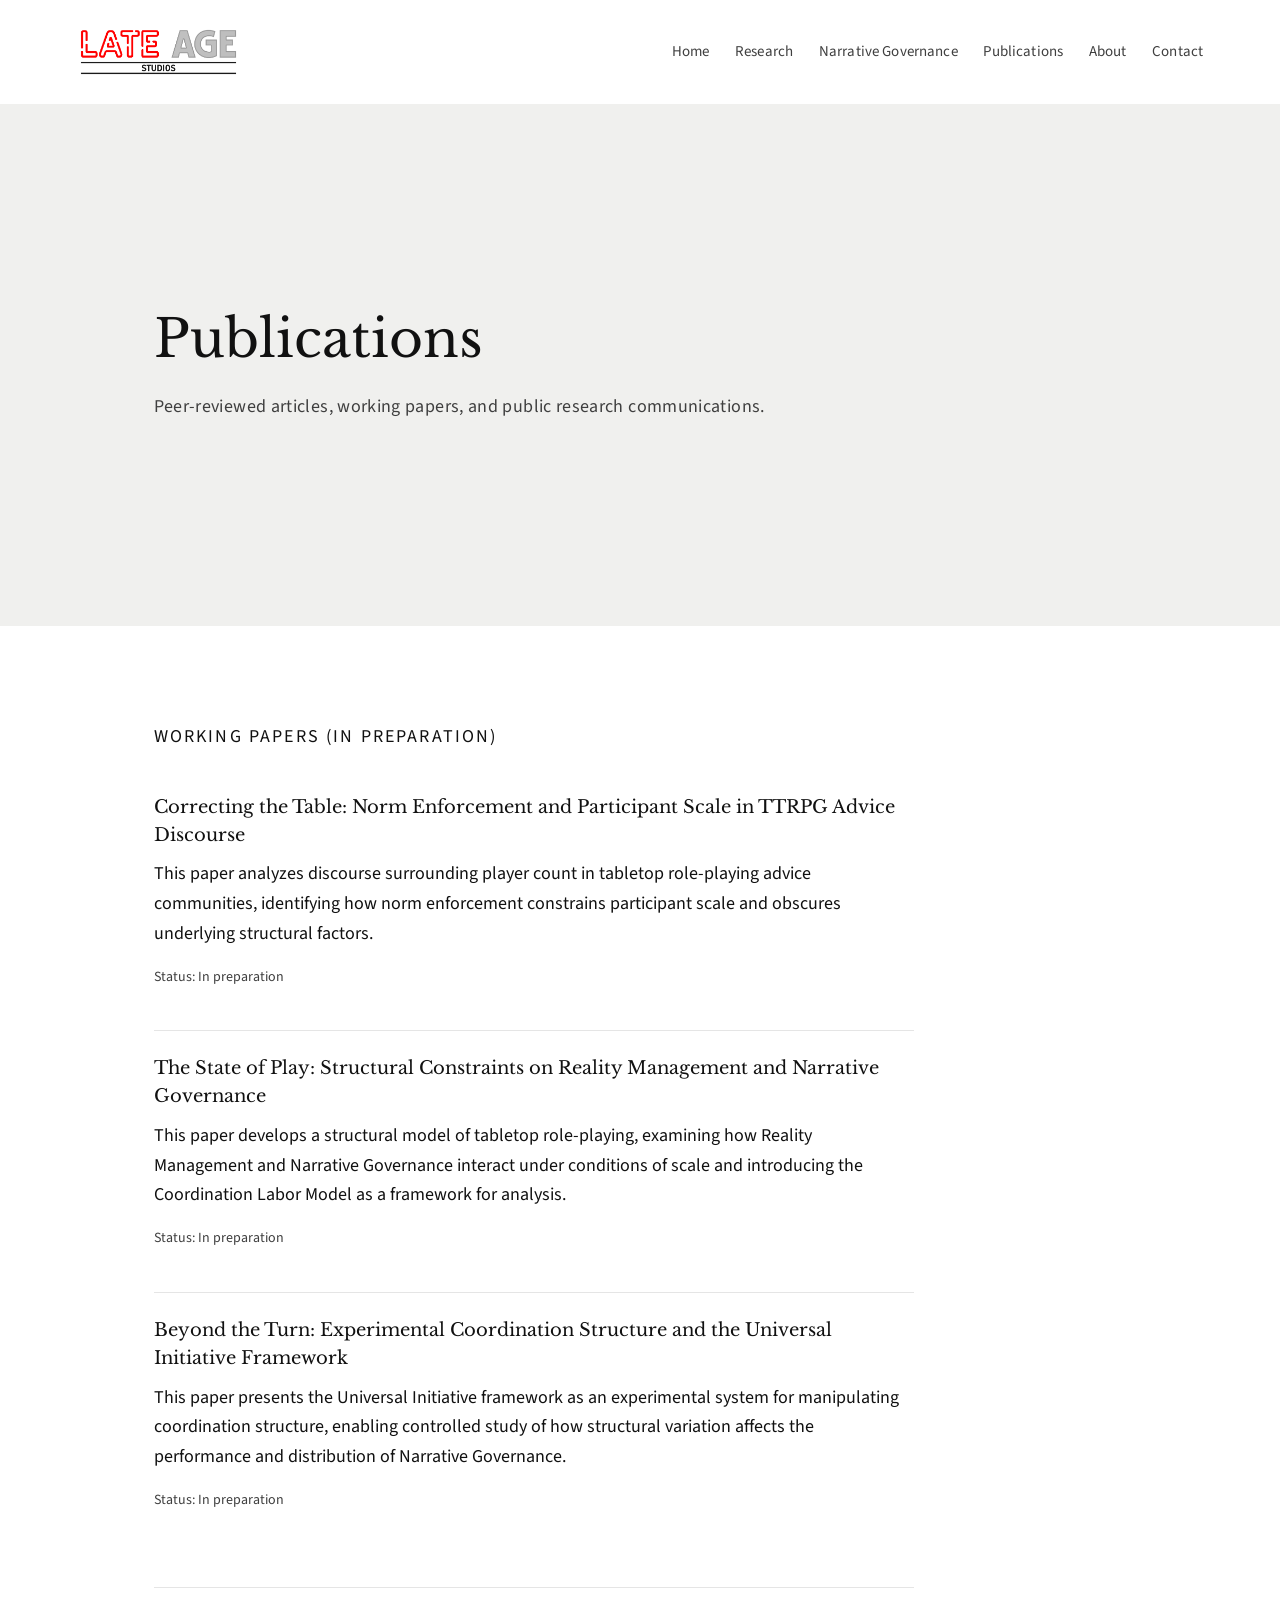
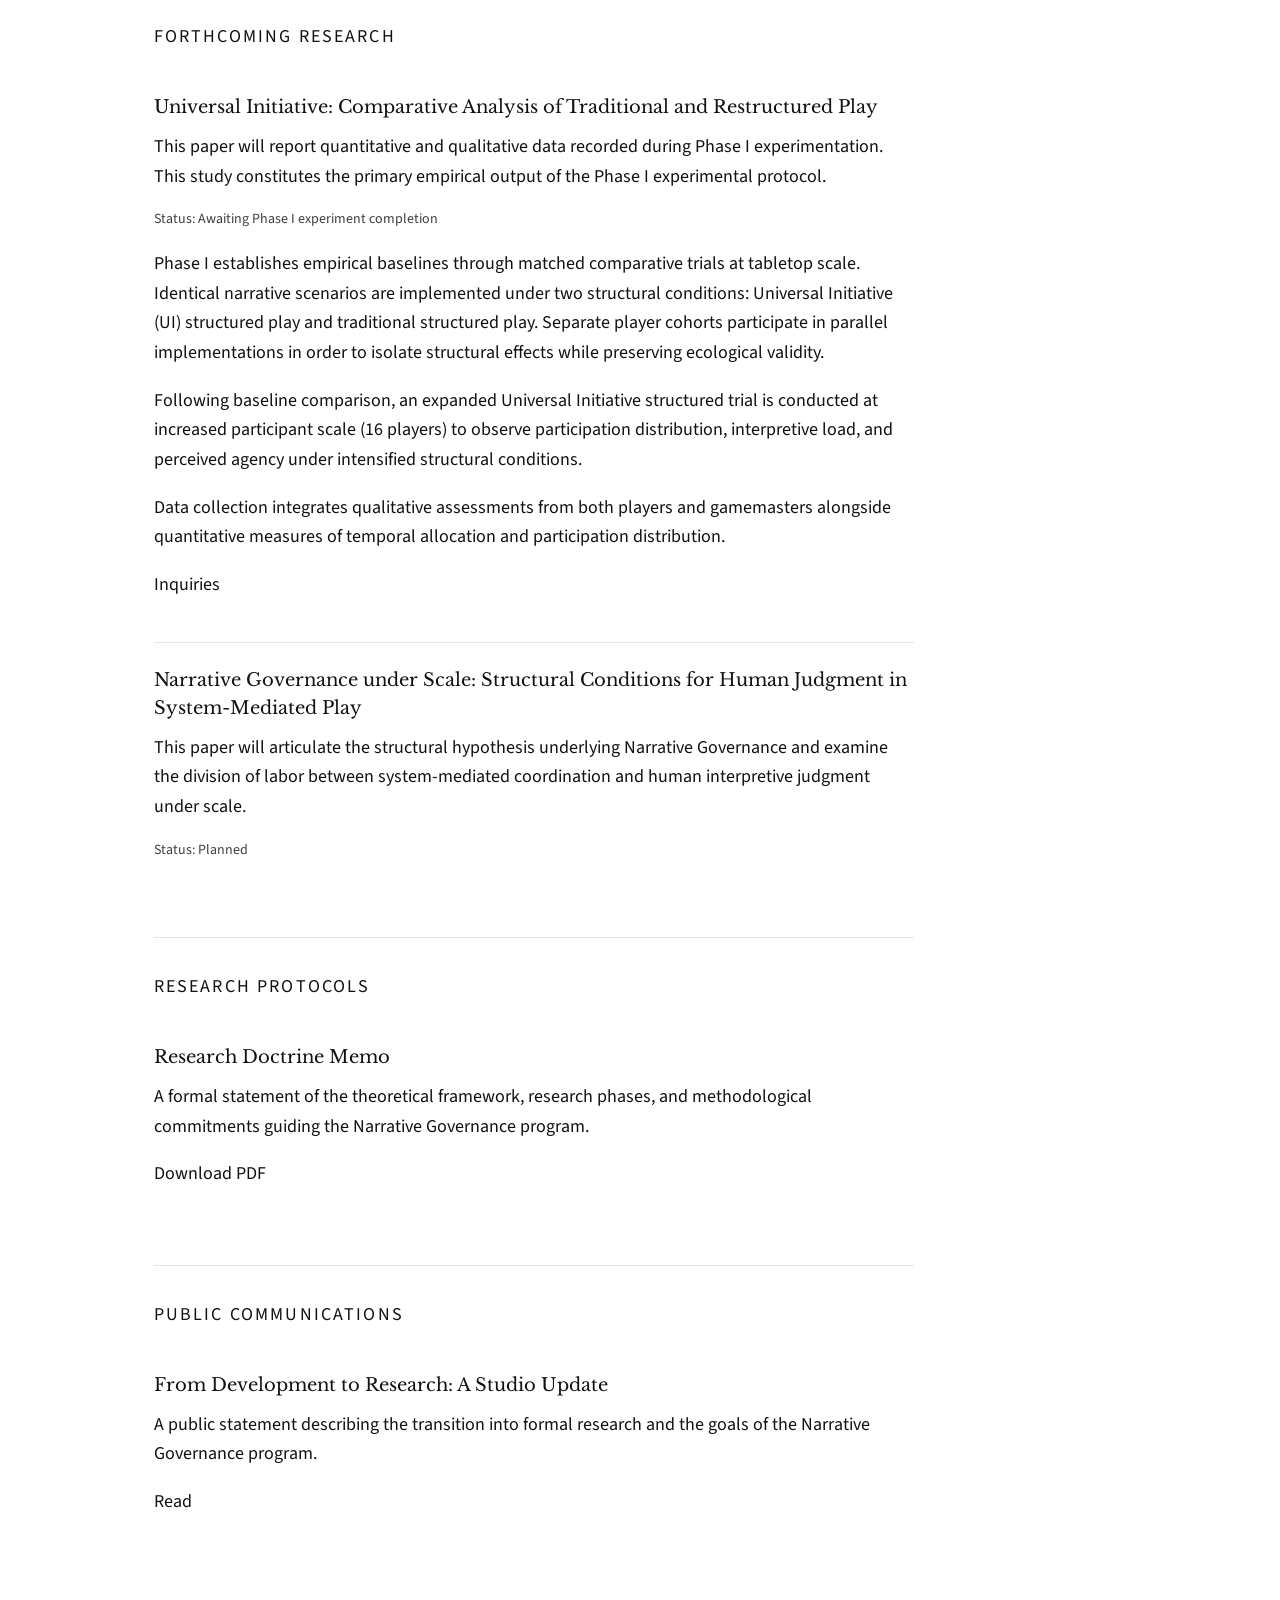
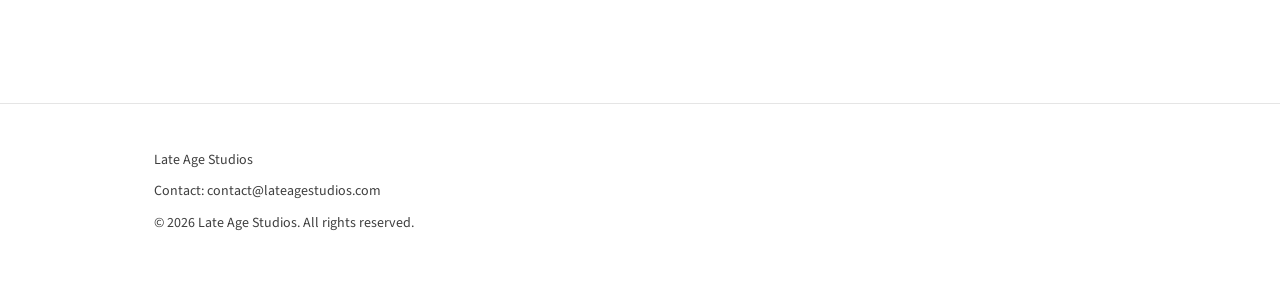
<file: publications.html>
<!doctype html>
<html lang="en">
<head>
  <meta charset="utf-8" />
  <meta name="viewport" content="width=device-width,initial-scale=1" />
  <title>Publications — Late Age Studios</title>
  <meta name="description" content="PAGE DESCRIPTION HERE." />

  <link rel="preconnect" href="https://fonts.googleapis.com">
  <link rel="preconnect" href="https://fonts.gstatic.com" crossorigin>
  <link
    href="https://fonts.googleapis.com/css2?family=Libre+Baskerville:wght@400;700&family=Source+Sans+3:wght@400;500;600&display=swap"
    rel="stylesheet"
  >

  <link rel="stylesheet" href="assets/css/site.css">
</head>

<body>
  <header>
    <div class="topbar">
      <a class="brand" href="index.html" aria-label="Late Age Studios Home">
        <img src="assets/img/LAlightlogo.png" alt="Late Age Studios logo">
      </a>

      <button
        class="menu-toggle"
        type="button"
        aria-expanded="false"
        aria-controls="site-nav"
        aria-label="Open navigation menu"
      >
        <span></span>
        <span></span>
        <span></span>
      </button>

      <nav id="site-nav" aria-label="Primary navigation">
        <a href="index.html">Home</a>
        <a href="research.html">Research</a>
        <a href="narrative-governance.html">Narrative Governance</a>
        <a href="publications.html">Publications</a>
        <a href="about.html">About</a>
        <a href="contact.html">Contact</a>
      </nav>
    </div>
  </header>

  <section class="band">
  <div class="container">
    <h1 class="headline">Publications</h1>
    <p class="subline">Peer-reviewed articles, working papers, and public research communications.</p>
  </div>
</section>

<main>
  <div class="container content">

    <section class="section" id="working-papers">
      <p class="section-label">Working Papers (In Preparation)</p>

      <div class="paper">
        <div class="paper-title">Correcting the Table: Norm Enforcement and Participant Scale in TTRPG Advice Discourse</div>
        <p>
          This paper analyzes discourse surrounding player count in tabletop role-playing advice communities, identifying how norm enforcement constrains participant scale and obscures underlying structural factors.
        </p>
        <div class="status">Status: In preparation</div>
      </div>

      <div class="paper">
        <div class="paper-title">The State of Play: Structural Constraints on Reality Management and Narrative Governance</div>
        <p>
          This paper develops a structural model of tabletop role-playing, examining how Reality Management and Narrative Governance interact under conditions of scale and introducing the Coordination Labor Model as a framework for analysis.
        </p>
        <div class="status">Status: In preparation</div>
      </div>

      <div class="paper">
        <div class="paper-title">Beyond the Turn: Experimental Coordination Structure and the Universal Initiative Framework</div>
        <p>
          This paper presents the Universal Initiative framework as an experimental system for manipulating coordination structure, enabling controlled study of how structural variation affects the performance and distribution of Narrative Governance.
        </p>
        <div class="status">Status: In preparation</div>
      </div>
    </section>

    <section class="section" id="forthcoming-research">
      <p class="section-label">Forthcoming Research</p>

      <div class="paper">
        <div class="paper-title">Universal Initiative: Comparative Analysis of Traditional and Restructured Play</div>
        <p>
          This paper will report quantitative and qualitative data recorded during Phase I experimentation. This study constitutes the primary empirical output of the Phase I experimental protocol.
        </p>
        <div class="status expanded-status">Status: Awaiting Phase I experiment completion</div>

        <p>
          Phase I establishes empirical baselines through matched comparative trials at tabletop scale. Identical narrative scenarios are implemented under two structural conditions: Universal Initiative (UI) structured play and traditional structured play. Separate player cohorts participate in parallel implementations in order to isolate structural effects while preserving ecological validity.
        </p>

        <p>
          Following baseline comparison, an expanded Universal Initiative structured trial is conducted at increased participant scale (16 players) to observe participation distribution, interpretive load, and perceived agency under intensified structural conditions.
        </p>

        <p>
          Data collection integrates qualitative assessments from both players and gamemasters alongside quantitative measures of temporal allocation and participation distribution.
        </p>

        <p>
          <a href="contact.html">Inquiries</a>
        </p>
      </div>

      <div class="paper">
        <div class="paper-title">Narrative Governance under Scale: Structural Conditions for Human Judgment in System-Mediated Play</div>
        <p>
          This paper will articulate the structural hypothesis underlying Narrative Governance and examine the division of labor between system-mediated coordination and human interpretive judgment under scale.
        </p>
        <div class="status">Status: Planned</div>
      </div>
    </section>

    <section class="section" id="research-protocols">
      <p class="section-label">Research Protocols</p>

      <div class="paper">
        <div class="paper-title">Research Doctrine Memo</div>
        <p>
          A formal statement of the theoretical framework, research phases, and methodological commitments guiding the Narrative Governance program.
        </p>
        <p>
          <a href="assets/pdf/research-doctrine-memo-v1-2.pdf">Download PDF</a>
        </p>
      </div>
    </section>

    <section class="section" id="public-communications">
      <p class="section-label">Public Communications</p>

      <div class="paper">
        <div class="paper-title">From Development to Research: A Studio Update</div>
        <p>
          A public statement describing the transition into formal research and the goals of the Narrative Governance program.
        </p>
        <p>
          <a href="assets/pdf/from-development-to-research.pdf">Read</a>
        </p>
      </div>
    </section>

  </div>
</main>

  <footer>
    <div class="container">
      <div>Late Age Studios</div>
      <div style="margin-top:10px;">
        Contact: <a href="mailto:contact@lateagestudios.com">contact@lateagestudios.com</a>
      </div>
      <div style="margin-top:10px;">
        © <span id="year"></span> Late Age Studios. All rights reserved.
      </div>
    </div>
  </footer>

  <script src="assets/js/site.js"></script>

  <!-- Cloudflare Web Analytics --><script type='module' src='https://static.cloudflareinsights.com/beacon.min.js' data-cf-beacon='{"token": "32b43891eea74f129fabf92a312557b7"}'></script><!-- End Cloudflare Web Analytics -->
  
</body>
</html>
</file>
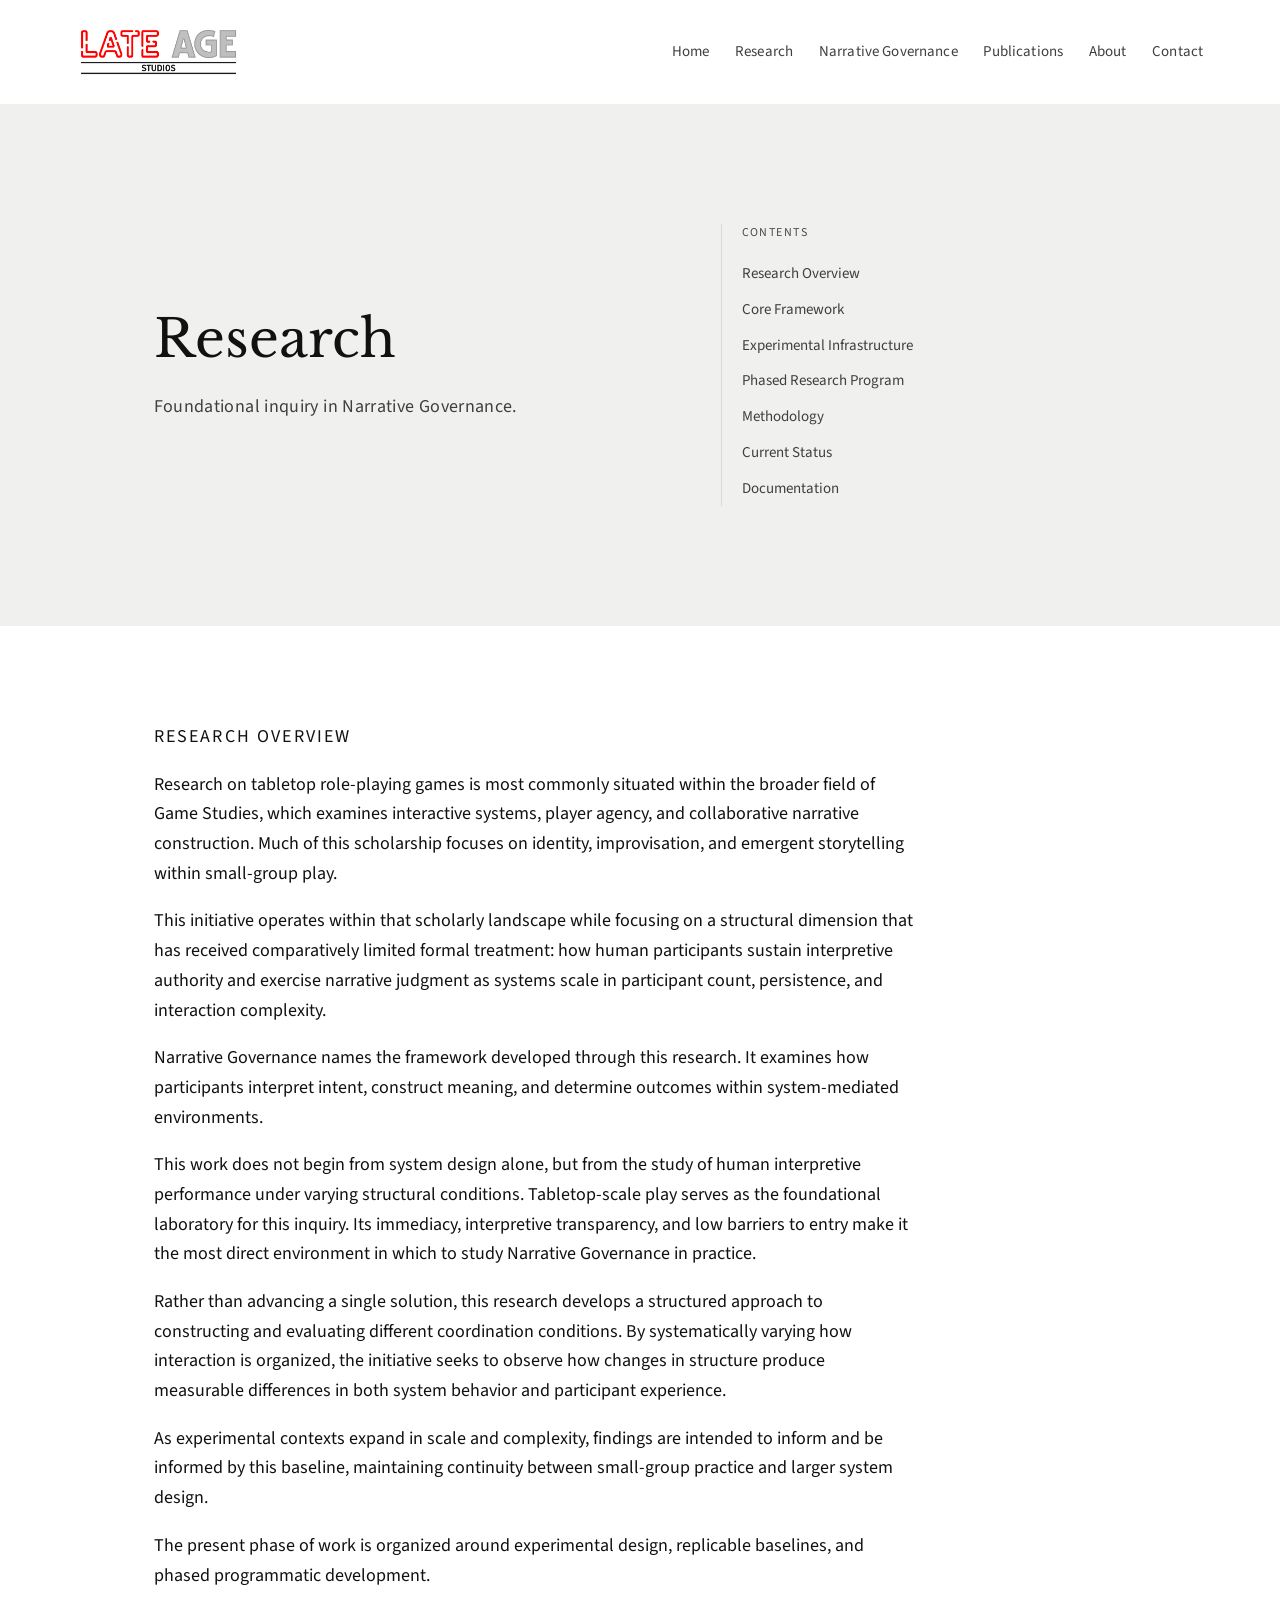
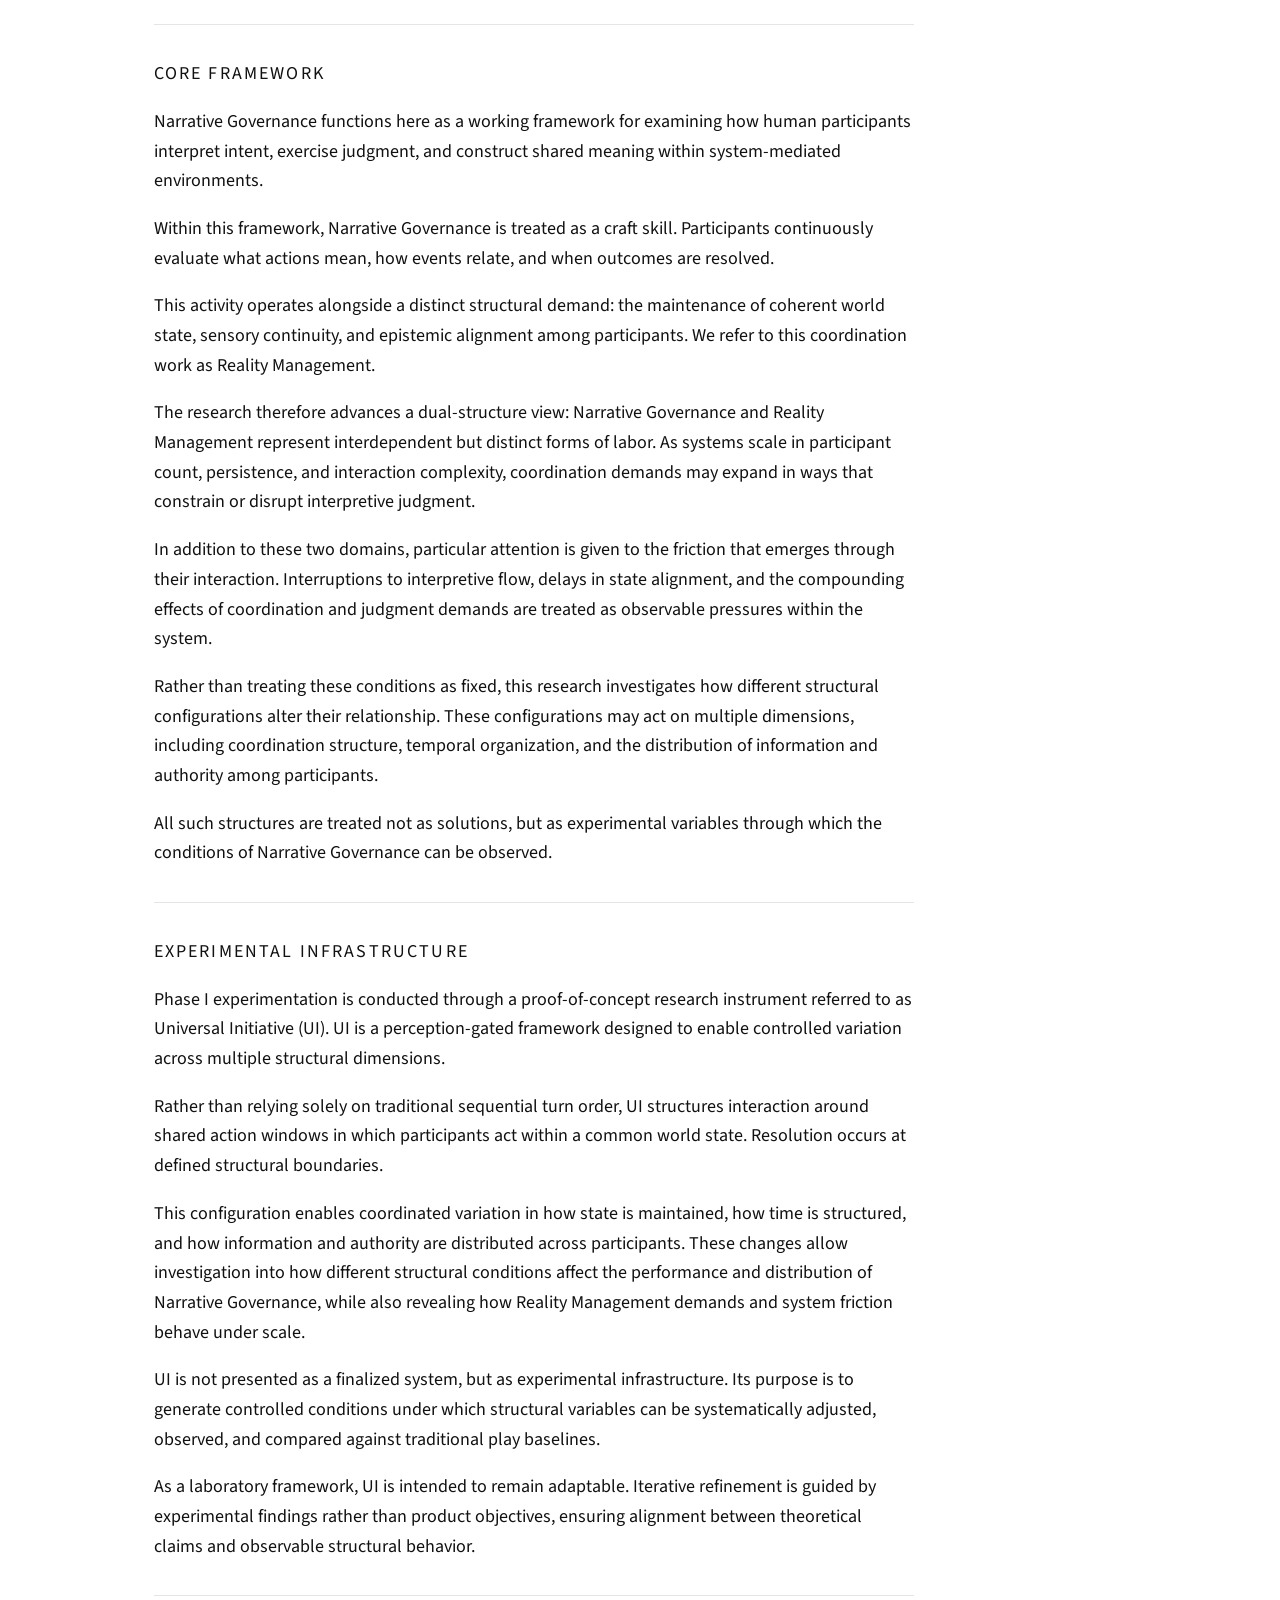
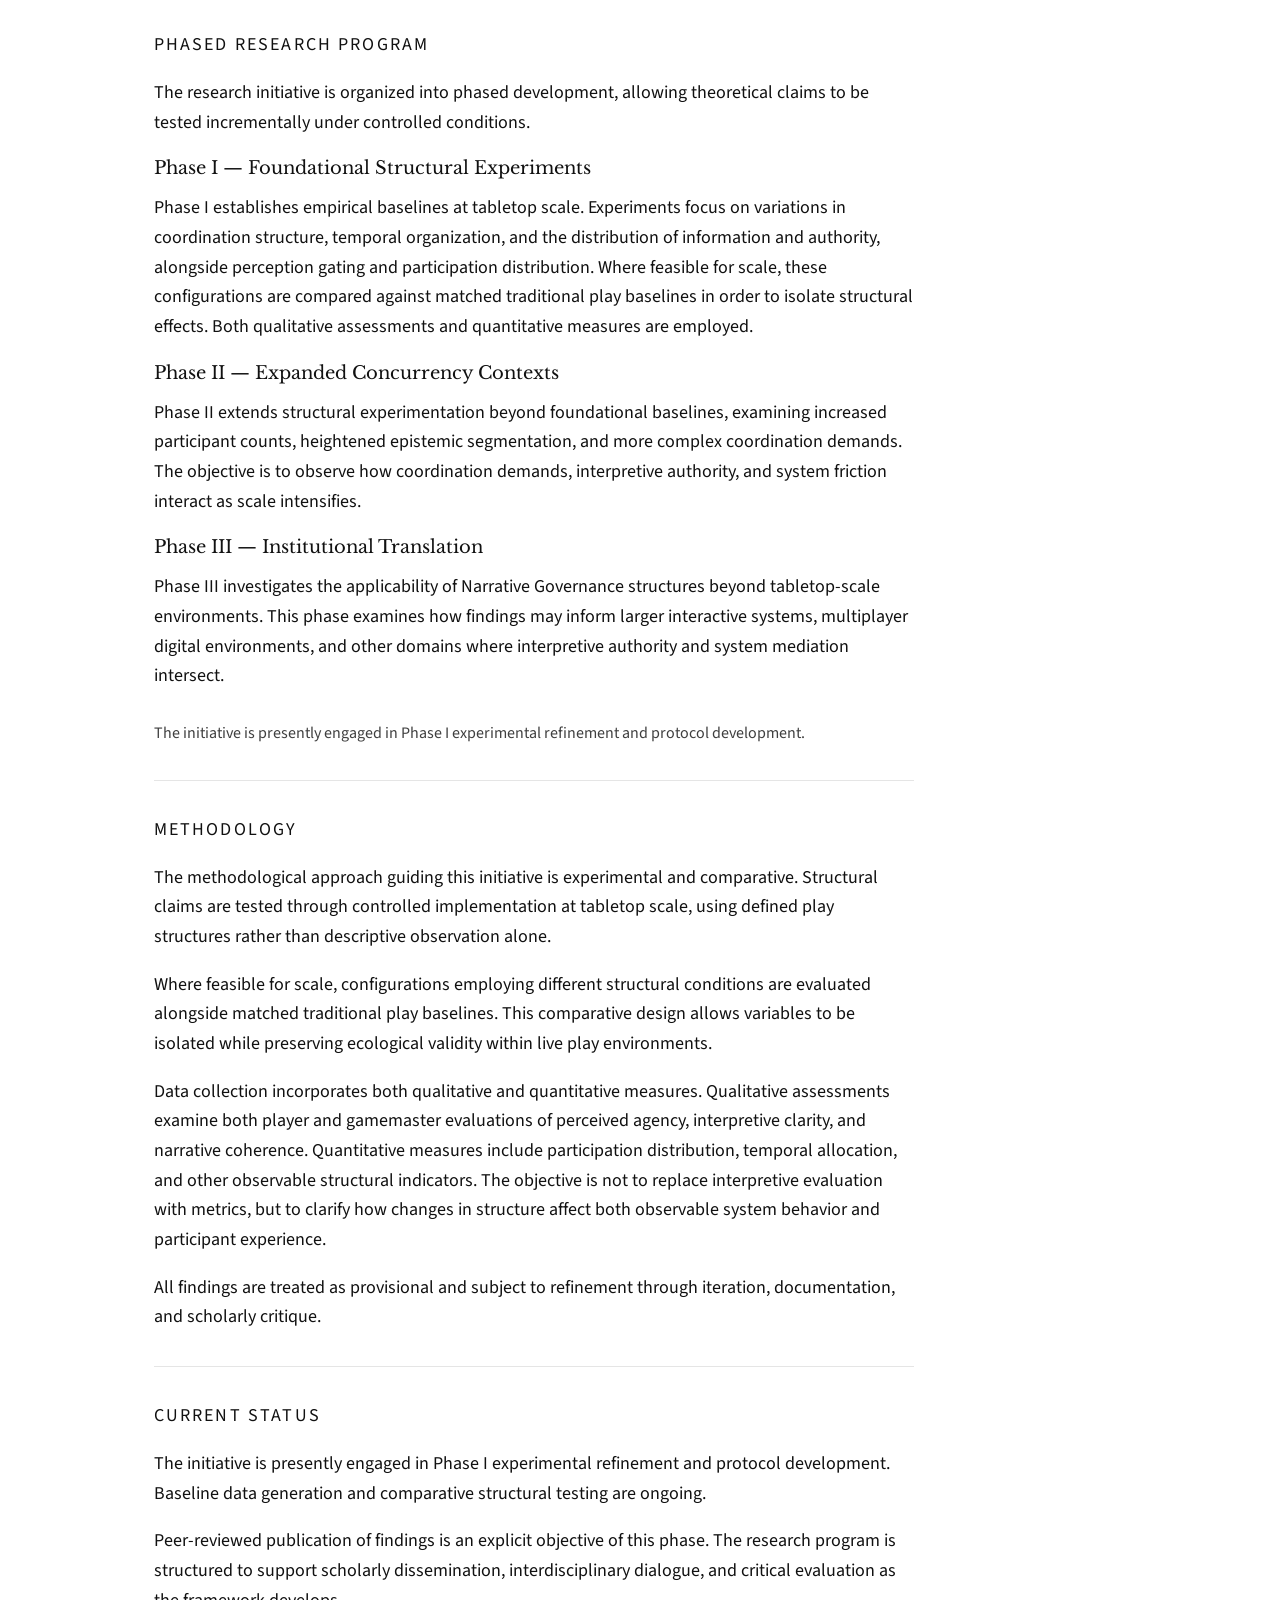
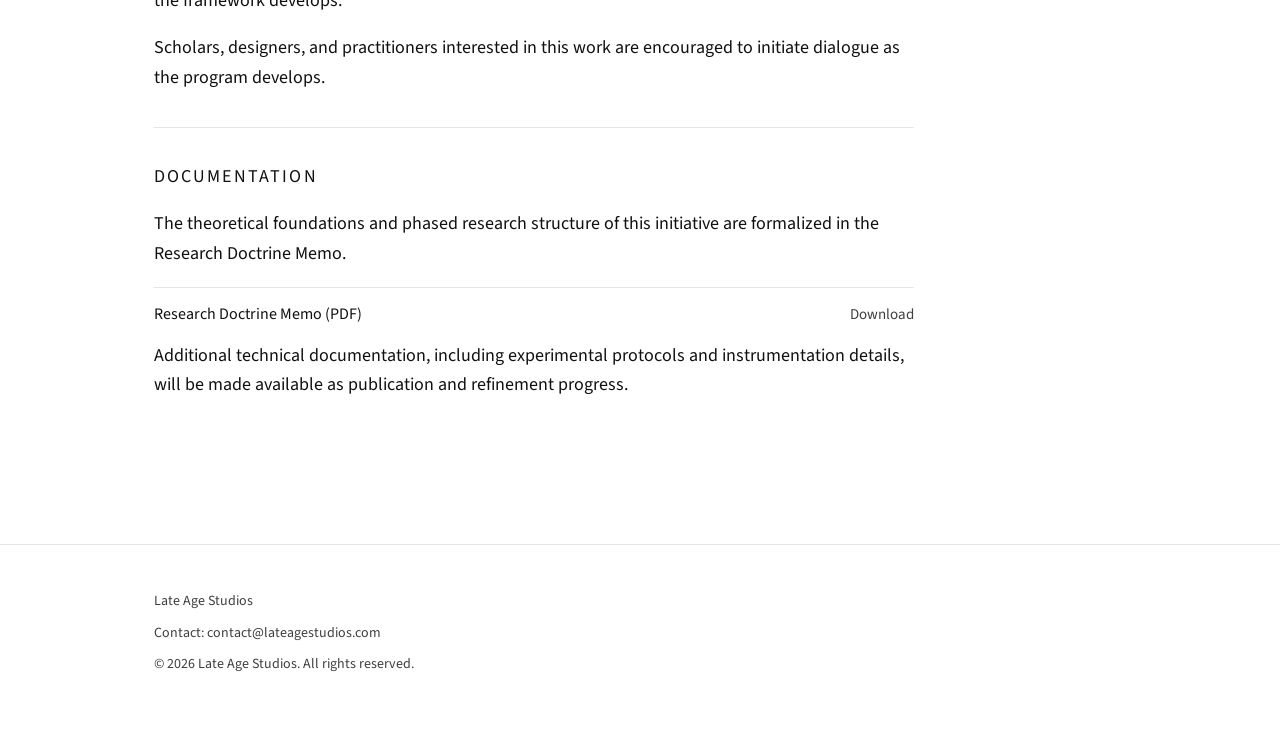
<file: research.html>
<!doctype html>
<html lang="en">
<head>
  <meta charset="utf-8" />
  <meta name="viewport" content="width=device-width,initial-scale=1" />
  <title>Research — Late Age Studios</title>
  <meta name="description" content="Foundational inquiry in Narrative Governance." />

  <link rel="preconnect" href="https://fonts.googleapis.com">
  <link rel="preconnect" href="https://fonts.gstatic.com" crossorigin>
  <link
    href="https://fonts.googleapis.com/css2?family=Libre+Baskerville:wght@400;700&family=Source+Sans+3:wght@400;500;600&display=swap"
    rel="stylesheet"
  >

  <link rel="stylesheet" href="assets/css/site.css">
</head>

<body>
  <header>
    <div class="topbar">
      <a class="brand" href="index.html" aria-label="Late Age Studios Home">
        <img src="assets/img/LAlightlogo.png" alt="Late Age Studios logo">
      </a>

      <button
        class="menu-toggle"
        type="button"
        aria-expanded="false"
        aria-controls="site-nav"
        aria-label="Open navigation menu"
      >
        <span></span>
        <span></span>
        <span></span>
      </button>

      <nav id="site-nav" aria-label="Primary navigation">
        <a href="index.html">Home</a>
        <a href="research.html">Research</a>
        <a href="narrative-governance.html">Narrative Governance</a>
        <a href="publications.html">Publications</a>
        <a href="about.html">About</a>
        <a href="contact.html">Contact</a>
      </nav>
    </div>
  </header>

<!-- TOC HERO -->
<section class="band">
  <div class="container">
    <div class="hero-with-toc">

      <div class="hero-copy">
        <h1 class="headline">Research</h1>
        <p class="subline">Foundational inquiry in Narrative Governance.</p>
      </div>

      <aside class="toc">
        <p class="toc-label">Contents</p>
        <a href="#overview">Research Overview</a>
        <a href="#framework">Core Framework</a>
        <a href="#infrastructure">Experimental Infrastructure</a>
        <a href="#phases">Phased Research Program</a>
        <a href="#methodology">Methodology</a>
        <a href="#status">Current Status</a>
        <a href="#documentation">Documentation</a>
      </aside>

    </div>
  </div>
</section>

<main>
  <div class="container content">

    <section class="section" id="overview">
      <p class="section-label">Research Overview</p>
        <p>
          Research on tabletop role-playing games is most commonly situated within the broader field of Game Studies, which examines interactive systems, player agency, and collaborative narrative construction. Much of this scholarship focuses on identity, improvisation, and emergent storytelling within small-group play.
        </p>
        <p>
          This initiative operates within that scholarly landscape while focusing on a structural dimension that has received comparatively limited formal treatment: how human participants sustain interpretive authority and exercise narrative judgment as systems scale in participant count, persistence, and interaction complexity.
        </p>
        <p>
          Narrative Governance names the framework developed through this research. It examines how participants interpret intent, construct meaning, and determine outcomes within system-mediated environments.
        </p>
        <p>
          This work does not begin from system design alone, but from the study of human interpretive performance under varying structural conditions. Tabletop-scale play serves as the foundational laboratory for this inquiry. Its immediacy, interpretive transparency, and low barriers to entry make it the most direct environment in which to study Narrative Governance in practice.
        </p>
        <p>
          Rather than advancing a single solution, this research develops a structured approach to constructing and evaluating different coordination conditions. By systematically varying how interaction is organized, the initiative seeks to observe how changes in structure produce measurable differences in both system behavior and participant experience.
        </p>
        <p>
          As experimental contexts expand in scale and complexity, findings are intended to inform and be informed by this baseline, maintaining continuity between small-group practice and larger system design.
        </p>
        <p>
          The present phase of work is organized around experimental design, replicable baselines, and phased programmatic development.
        </p>
    </section>

    <section class="section" id="framework">
      <p class="section-label">Core Framework</p>
        <p>
          Narrative Governance functions here as a working framework for examining how human participants interpret intent, exercise judgment, and construct shared meaning within system-mediated environments.
        </p>
        <p>
          Within this framework, Narrative Governance is treated as a craft skill. Participants continuously evaluate what actions mean, how events relate, and when outcomes are resolved.
        </p>
        <p>
          This activity operates alongside a distinct structural demand: the maintenance of coherent world state, sensory continuity, and epistemic alignment among participants. We refer to this coordination work as Reality Management.
        </p>
        <p>
          The research therefore advances a dual-structure view: Narrative Governance and Reality Management represent interdependent but distinct forms of labor. As systems scale in participant count, persistence, and interaction complexity, coordination demands may expand in ways that constrain or disrupt interpretive judgment.
        </p>
        <p>
          In addition to these two domains, particular attention is given to the friction that emerges through their interaction. Interruptions to interpretive flow, delays in state alignment, and the compounding effects of coordination and judgment demands are treated as observable pressures within the system.
        </p>
        <p>
          Rather than treating these conditions as fixed, this research investigates how different structural configurations alter their relationship. These configurations may act on multiple dimensions, including coordination structure, temporal organization, and the distribution of information and authority among participants.
        </p>
        <p>
          All such structures are treated not as solutions, but as experimental variables through which the conditions of Narrative Governance can be observed.
        </p>
    </section>

    <section class="section" id="infrastructure">
      <p class="section-label">Experimental Infrastructure</p>
        <p>
          Phase I experimentation is conducted through a proof-of-concept research instrument referred to as Universal Initiative (UI). UI is a perception-gated framework designed to enable controlled variation across multiple structural dimensions.
        </p>
        <p>
          Rather than relying solely on traditional sequential turn order, UI structures interaction around shared action windows in which participants act within a common world state. Resolution occurs at defined structural boundaries.
        </p>
        <p>
          This configuration enables coordinated variation in how state is maintained, how time is structured, and how information and authority are distributed across participants. These changes allow investigation into how different structural conditions affect the performance and distribution of Narrative Governance, while also revealing how Reality Management demands and system friction behave under scale.
        </p>
        <p>
          UI is not presented as a finalized system, but as experimental infrastructure. Its purpose is to generate controlled conditions under which structural variables can be systematically adjusted, observed, and compared against traditional play baselines.
        </p>
        <p>
          As a laboratory framework, UI is intended to remain adaptable. Iterative refinement is guided by experimental findings rather than product objectives, ensuring alignment between theoretical claims and observable structural behavior.
        </p>
    </section>

    <section class="section" id="phases">
      <p class="section-label">Phased Research Program</p>
        <p>
          The research initiative is organized into phased development, allowing theoretical claims to be tested incrementally under controlled conditions.
        </p>

      <div class="phase">
        <h3>Phase I — Foundational Structural Experiments</h3>
          <p>
            Phase I establishes empirical baselines at tabletop scale. Experiments focus on variations in coordination structure, temporal organization, and the distribution of information and authority, alongside perception gating and participation distribution. Where feasible for scale, these configurations are compared against matched traditional play baselines in order to isolate structural effects. Both qualitative assessments and quantitative measures are employed.
          </p>
      </div>

      <div class="phase">
        <h3>Phase II — Expanded Concurrency Contexts</h3>
          <p>
            Phase II extends structural experimentation beyond foundational baselines, examining increased participant counts, heightened epistemic segmentation, and more complex coordination demands. The objective is to observe how coordination demands, interpretive authority, and system friction interact as scale intensifies.
          </p>
      </div>

      <div class="phase">
        <h3>Phase III — Institutional Translation</h3>
          <p>
            Phase III investigates the applicability of Narrative Governance structures beyond tabletop-scale environments. This phase examines how findings may inform larger interactive systems, multiplayer digital environments, and other domains where interpretive authority and system mediation intersect.
          </p>
      </div>

      <div class="phase-status">
        The initiative is presently engaged in Phase I experimental refinement and protocol development.
      </p>
    </section>

      <section class="section" id="methodology">
        <p class="section-label">Methodology</p>
        <p>
          The methodological approach guiding this initiative is experimental and comparative. Structural claims are tested through controlled implementation at tabletop scale, using defined play structures rather than descriptive observation alone.
        </p>
        <p>
          Where feasible for scale, configurations employing different structural conditions are evaluated alongside matched traditional play baselines. This comparative design allows variables to be isolated while preserving ecological validity within live play environments.
        </p>
        <p>
          Data collection incorporates both qualitative and quantitative measures. Qualitative assessments examine both player and gamemaster evaluations of perceived agency, interpretive clarity, and narrative coherence. Quantitative measures include participation distribution, temporal allocation, and other observable structural indicators. The objective is not to replace interpretive evaluation with metrics, but to clarify how changes in structure affect both observable system behavior and participant experience.
        </p>
        <p>
          All findings are treated as provisional and subject to refinement through iteration, documentation, and scholarly critique.
        </p>
      </section>

      <section class="section" id="status">
        <p class="section-label">Current Status</p>
        <p>
          The initiative is presently engaged in Phase I experimental refinement and protocol development. Baseline data generation and comparative structural testing are ongoing.
        </p>
        <p>
          Peer-reviewed publication of findings is an explicit objective of this phase. The research program is structured to support scholarly dissemination, interdisciplinary dialogue, and critical evaluation as the framework develops.
        </p>
        <p>
          Scholars, designers, and practitioners interested in this work are encouraged to initiate dialogue as the program develops.
        </p>
      </section>

    <section class="section" id="documentation">
      <p class="section-label">Documentation</p>
        <p>
          The theoretical foundations and phased research structure of this initiative are formalized in the Research Doctrine Memo.
        </p>

      <div class="docrow">
        <div class="name">Research Doctrine Memo (PDF)</div>
        <a class="action" href="assets/pdf/research-doctrine-memo-v1-2.pdf">Download</a>
      </div>

      <p class="doc-note">
        Additional technical documentation, including experimental protocols and instrumentation details, will be made available as publication and refinement progress.
      </p>
    </section>

  </div>
</main>

<footer>
  <div class="container">
    <div>Late Age Studios</div>
    <div style="margin-top:10px;">
      Contact: <a href="mailto:contact@lateagestudios.com">contact@lateagestudios.com</a>
    </div>
    <div style="margin-top:10px;">
      © <span id="year"></span> Late Age Studios. All rights reserved.
    </div>
  </div>
</footer>

<script src="assets/js/site.js"></script>

<!-- Cloudflare Web Analytics --><script type='module' src='https://static.cloudflareinsights.com/beacon.min.js' data-cf-beacon='{"token": "32b43891eea74f129fabf92a312557b7"}'></script><!-- End Cloudflare Web Analytics -->

</body>
</html>
</file>
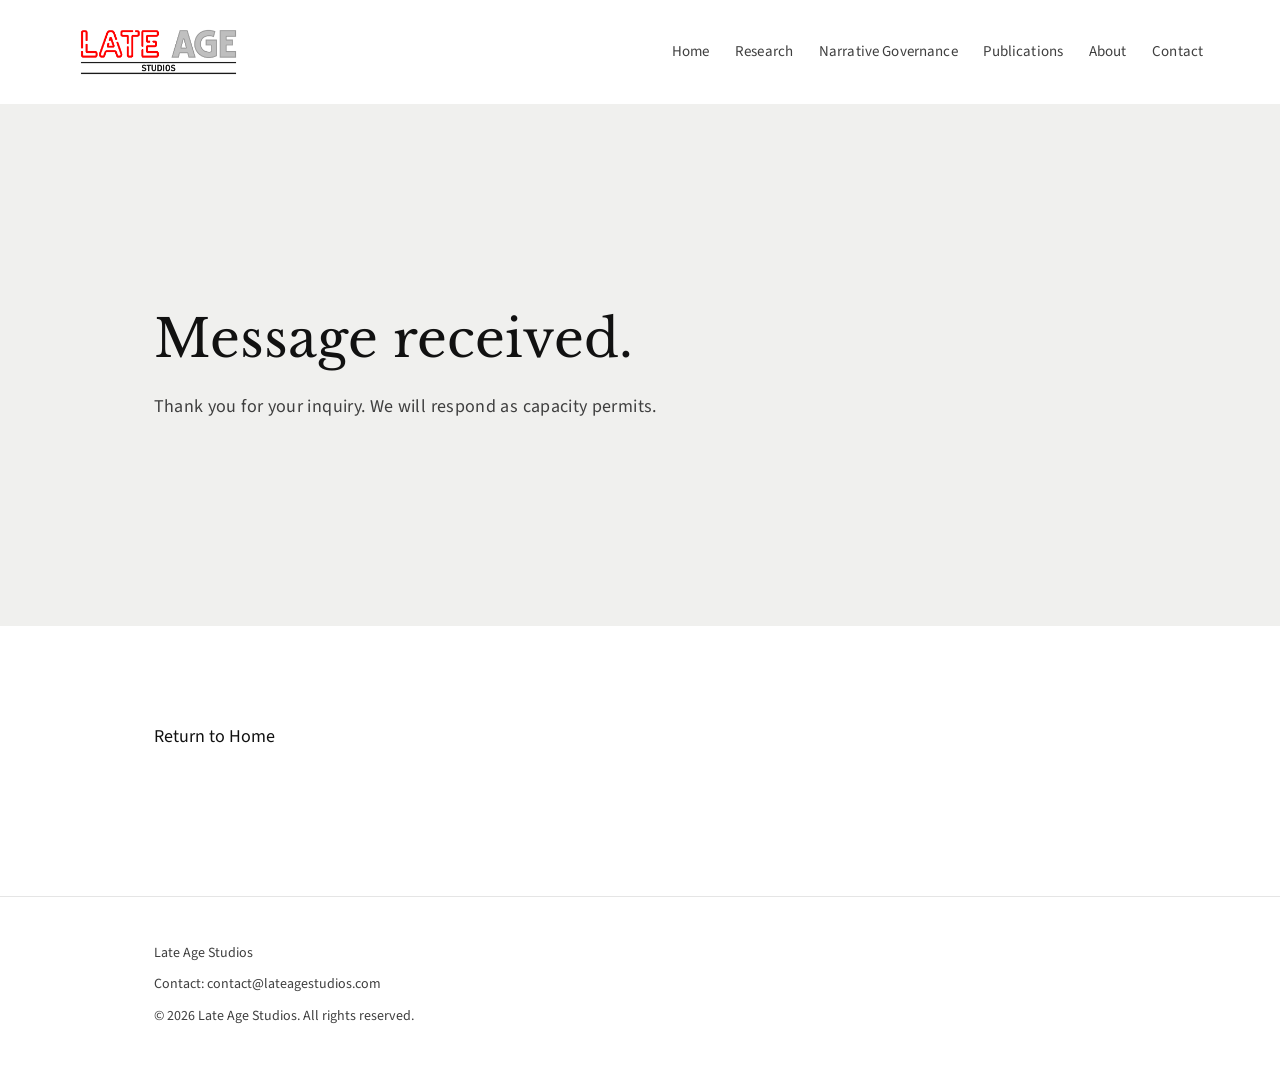
<file: thanks.html>
<!doctype html>
<html lang="en">
<head>
  <meta charset="utf-8" />
  <meta name="viewport" content="width=device-width,initial-scale=1" />
  <title>Thank You — Late Age Studios</title>
  <meta name="description" content="Message received by Late Age Studios." />

  <link rel="preconnect" href="https://fonts.googleapis.com">
  <link rel="preconnect" href="https://fonts.gstatic.com" crossorigin>
  <link
    href="https://fonts.googleapis.com/css2?family=Libre+Baskerville:wght@400;700&family=Source+Sans+3:wght@400;500;600&display=swap"
    rel="stylesheet"
  >

  <link rel="stylesheet" href="assets/css/site.css">
</head>

<body>
  <header>
    <div class="topbar">
      <a class="brand" href="index.html" aria-label="Late Age Studios Home">
        <img src="assets/img/LAlightlogo.png" alt="Late Age Studios logo">
      </a>

      <button
        class="menu-toggle"
        type="button"
        aria-expanded="false"
        aria-controls="site-nav"
        aria-label="Open navigation menu"
      >
        <span></span>
        <span></span>
        <span></span>
      </button>

      <nav id="site-nav" aria-label="Primary navigation">
        <a href="index.html">Home</a>
        <a href="research.html">Research</a>
        <a href="narrative-governance.html">Narrative Governance</a>
        <a href="publications.html">Publications</a>
        <a href="about.html">About</a>
        <a href="contact.html">Contact</a>
      </nav>
    </div>
  </header>

<section class="band">
  <div class="container">
    <h1 class="headline">Message received.</h1>
    <p class="subline">Thank you for your inquiry. We will respond as capacity permits.</p>
  </div>
</section>

<main>
  <div class="container content">

    <section class="section" id="return">
      <p>
        <a href="index.html">Return to Home</a>
      </p>
    </section>

  </div>
</main>

  <footer>
    <div class="container">
      <div>Late Age Studios</div>
      <div style="margin-top:10px;">
        Contact: <a href="mailto:contact@lateagestudios.com">contact@lateagestudios.com</a>
      </div>
      <div style="margin-top:10px;">
        © <span id="year"></span> Late Age Studios. All rights reserved.
      </div>
    </div>
  </footer>

  <script src="assets/js/site.js"></script>
</body>
</html>
</file>
<file: assets/css/site.css>
:root{
  --bg: #ffffff;
  --band: #f0f0ee;
  --text: #111111;
  --muted: #3f3f3f;
  --label: #4a4a4a;
  --rule: rgba(0,0,0,.10);

  --maxw: 760px;
  --hero-maxw: 795px;
  --gutter: clamp(20px, 6vw, 88px);
  --hero: clamp(420px, 58vh, 720px);

  --toc-width-desktop: 228px;
  --toc-gap-desktop: 56px;
  --toc-width-mobile: 126px;
  --toc-gap-mobile: 18px;
}

*{ box-sizing: border-box; }

html, body{ height: 100%; }

body{
  margin: 0;
  background: var(--bg);
  color: var(--text);
  font-family: "Source Sans 3", system-ui, -apple-system, Segoe UI, Roboto, Arial, sans-serif;
  line-height: 1.55;
  -webkit-font-smoothing: antialiased;
  -moz-osx-font-smoothing: grayscale;
}

a{
  color: inherit;
  text-decoration: none;
}

a:hover{
  text-decoration: underline;
  text-underline-offset: 3px;
}

/* Header */
header{
  background: var(--bg);
  padding: 22px var(--gutter);
  position: relative;
  z-index: 20;
}

.topbar{
  display: flex;
  align-items: center;
  justify-content: space-between;
  gap: 16px;
  position: relative;
}

.brand{
  display: inline-flex;
  align-items: center;
  min-height: 52px;
}

.brand img{
  height: 60px;
  width: auto;
  display: block;
}

.menu-toggle{
  display: none;
  background: none;
  border: 0;
  padding: 8px;
  margin: 0;
  cursor: pointer;
  align-items: center;
  justify-content: center;
  flex-direction: column;
  gap: 5px;
}

.menu-toggle span{
  display: block;
  width: 24px;
  height: 2px;
  background: var(--text);
  border-radius: 2px;
}

nav{
  display: flex;
  gap: clamp(14px, 2vw, 26px);
  align-items: center;
  justify-content: flex-end;
  font-size: 15px;
  letter-spacing: 0.01em;
  color: var(--muted);
  white-space: nowrap;
  flex-wrap: wrap;
}

nav a{
  padding: 8px 0;
}

/* Shared layout */
.container{
  max-width: var(--maxw);
  margin: 0 var(--gutter);
}

.band{
  background: var(--band);
  min-height: var(--hero);
  padding: 0 var(--gutter);
  display: flex;
  align-items: center;
}

.band > .container{
  width: 100%;
  max-width: var(--hero-maxw);
}

.headline{
  font-family: "Libre Baskerville", Georgia, "Times New Roman", serif;
  font-weight: 400;
  font-size: clamp(34px, 4.3vw, 52px);
  line-height: 1.18;
  margin: 0;
}

.subline{
  margin: 22px 0 0 0;
  font-size: 18px;
  color: var(--muted);
  letter-spacing: 0.02em;
}

/* Main content */
main{
  padding: 96px var(--gutter) 110px;
  background: var(--bg);
}

.section{
  padding: 34px 0;
  border-top: 1px solid var(--rule);
}

.section:first-child{
  border-top: 0;
  padding-top: 0;
}

.section-label{
  font-size: 12px;
  letter-spacing: 0.12em;
  text-transform: uppercase;
  color: var(--label);
  margin: 0 0 18px 0;
}

.content p{
  margin: 0 0 18px 0;
  font-size: 18px;
  line-height: 1.65;
  color: var(--text);
}

.content p:last-child{
  margin-bottom: 0;
}

.content ul{
  margin: 0 0 18px 0;
  padding-left: 20px;
}

.content li{
  font-size: 18px;
  line-height: 1.65;
  color: var(--text);
  margin-bottom: 6px;
}

/* Homepage */
.mission p{
  margin: 0 0 18px 0;
  font-size: 18px;
  line-height: 1.65;
  color: var(--text);
}

.mission p:last-child{
  margin-bottom: 0;
}

.pathways{
  margin-top: 96px;
  padding-top: 38px;
  border-top: 1px solid var(--rule);
  display: grid;
  grid-template-columns: repeat(3, minmax(0, 1fr));
  gap: 26px;
}

.card{
  padding: 16px 0;
  display: flex;
  flex-direction: column;
}

.card h3{
  font-family: "Libre Baskerville", Georgia, "Times New Roman", serif;
  font-weight: 400;
  font-size: 18px;
  margin: 0 0 10px 0;
}

.card p{
  margin: 0 0 12px 0;
  color: var(--muted);
  font-size: 16px;
  line-height: 1.6;
  flex-grow: 1;
}

.card a{
  font-size: 15px;
  color: var(--text);
  letter-spacing: 0.01em;
}

/* Reusable hero with TOC */
.hero-with-toc{
  width: 100%;
  display: grid;
  grid-template-columns: minmax(0, 1fr) var(--toc-width-desktop);
  gap: var(--toc-gap-desktop);
  align-items: center;
}

.hero-copy{
  min-width: 0;
}

.toc{
  min-width: 0;
  width: 100%;
  padding-left: 20px;
  border-left: 1px solid var(--rule);
  justify-self: end;
}

.toc-label{
  font-size: 12px;
  letter-spacing: 0.12em;
  text-transform: uppercase;
  color: var(--label);
  margin: 0 0 14px 0;
}

.toc a{
  display: block;
  font-size: 15px;
  color: var(--muted);
  padding: 7px 0;
  line-height: 1.45;
  word-break: normal;
  overflow-wrap: break-word;
}

/* Research-specific */
.phase h3{
  font-family: "Libre Baskerville", Georgia, "Times New Roman", serif;
  font-weight: 400;
  font-size: 18px;
  margin: 18px 0 10px 0;
}

.phase-status{
  margin-top: 30px;
  color: var(--muted);
}

.docrow{
  display: flex;
  justify-content: space-between;
  align-items: baseline;
  gap: 18px;
  padding: 14px 0;
  border-top: 1px solid var(--rule);
  margin-top: 18px;
}

.docrow .name{
  font-size: 16px;
  color: var(--text);
}

.docrow .action{
  font-size: 15px;
  color: var(--muted);
  white-space: nowrap;
}

.doc-note{
  margin-top: 18px;
}

/* Narrative Governance */
.operation{
  margin: 0 0 18px 0;
}

.operation strong{
  display: block;
  font-weight: 600;
  margin-bottom: 4px;
}

/* Publications */
.paper{
  margin: 42px 0;
  padding-top: 24px;
  border-top: 1px solid var(--rule);
}

.paper:first-of-type{
  border-top: none;
  padding-top: 0;
}

.paper-title{
  font-family: "Libre Baskerville", Georgia, "Times New Roman", serif;
  font-weight: 400;
  font-size: 18px;
  margin-bottom: 10px;
}

.status{
  font-size: 14px;
  color: var(--muted);
  margin-top: 6px;
}

.expanded-status{
  margin-bottom: 18px;
}

/* Contact form */
form{
  margin-top: 14px;
}

.grid{
  display: grid;
  grid-template-columns: 1fr 1fr;
  gap: 16px;
}

.field{
  display: flex;
  flex-direction: column;
  gap: 7px;
}

label{
  font-size: 14px;
  color: var(--label);
}

input, select, textarea{
  font: inherit;
  font-size: 16px;
  padding: 12px 12px;
  border: 1px solid var(--rule);
  border-radius: 8px;
  background: #fff;
  color: var(--text);
  outline: none;
}

input:focus, select:focus, textarea:focus{
  border-color: rgba(0,0,0,.25);
}

textarea{
  min-height: 180px;
  resize: vertical;
}

.full{
  grid-column: 1 / -1;
}

.help{
  font-size: 14px;
  color: var(--muted);
  margin-top: 10px;
  max-width: 70ch;
}

.form-status{
  margin: 0;
}

.form-fallback{
  margin-top: 16px;
}

.actions{
  margin-top: 18px;
  display: flex;
  align-items: center;
  justify-content: space-between;
  gap: 16px;
  flex-wrap: wrap;
}

.check{
  display: flex;
  gap: 10px;
  align-items: flex-start;
  max-width: 70ch;
  color: var(--muted);
  font-size: 14px;
  line-height: 1.45;
}

.check input{
  width: 18px;
  height: 18px;
  margin-top: 2px;
  padding: 0;
}

button{
  font: inherit;
  font-size: 15px;
  padding: 12px 16px;
  border-radius: 10px;
  border: 1px solid rgba(0,0,0,.18);
  background: #fff;
  color: var(--text);
  cursor: pointer;
}

button:hover{
  border-color: rgba(0,0,0,.28);
}

.hp{
  position: absolute;
  left: -9999px;
  width: 1px;
  height: 1px;
  overflow: hidden;
}

/* Footer */
footer{
  padding: 46px var(--gutter) 56px;
  color: var(--muted);
  font-size: 14px;
  border-top: 1px solid var(--rule);
}

/* Mobile nav */
@media (max-width: 1040px){
  .menu-toggle{
    display: inline-flex;
    margin-left: auto;
  }

  nav{
    display: none;
    position: absolute;
    top: calc(100% + 10px);
    right: 0;
    width: min(200px, calc(100vw - (2 * var(--gutter))));
    background: var(--bg);
    border-top: 1px solid var(--rule);
    z-index: 50;
    padding: 0;
    flex-direction: column;
    align-items: stretch;
    justify-content: flex-start;
    gap: 0;
  }

  nav.open{
    display: flex;
  }

  nav a{
    display: block;
    width: 100%;
    padding: 16px 0 16px 16px;
    border-top: 1px solid var(--rule);
    font-size: 16px;
    color: var(--muted);
  }

  nav a:first-child{
    border-top: 0;
  }
}

/* Responsive */
@media (max-width: 860px){
  :root{
    --hero: clamp(320px, 42vh, 520px);
  }

  header{
    padding: 22px 20px;
  }

  .band{
    padding: 0;
  }

  .band .container{
    margin: 0 30px;
  }

  .container{
    margin: 0;
  }

  .brand img{
    height: 50px;
  }

  main{
    padding: 70px var(--gutter) 84px;
  }

  .content p,
  .content li,
  .mission p{
    font-size: 17px;
    line-height: 1.65;
  }

  .pathways{
    grid-template-columns: 1fr;
  }

  .hero-with-toc{
    grid-template-columns: minmax(0, 1fr) var(--toc-width-mobile);
    gap: var(--toc-gap-mobile);
    align-items: center;
  }

  .toc{
    padding-left: 12px;
  }

  .toc-label{
    margin-bottom: 10px;
  }

  .toc a{
    font-size: 13px;
    line-height: 1.3;
    padding: 6px 0;
  }

  .grid{
    grid-template-columns: 1fr;
  }

  .actions{
    align-items: stretch;
  }
}
</file>
